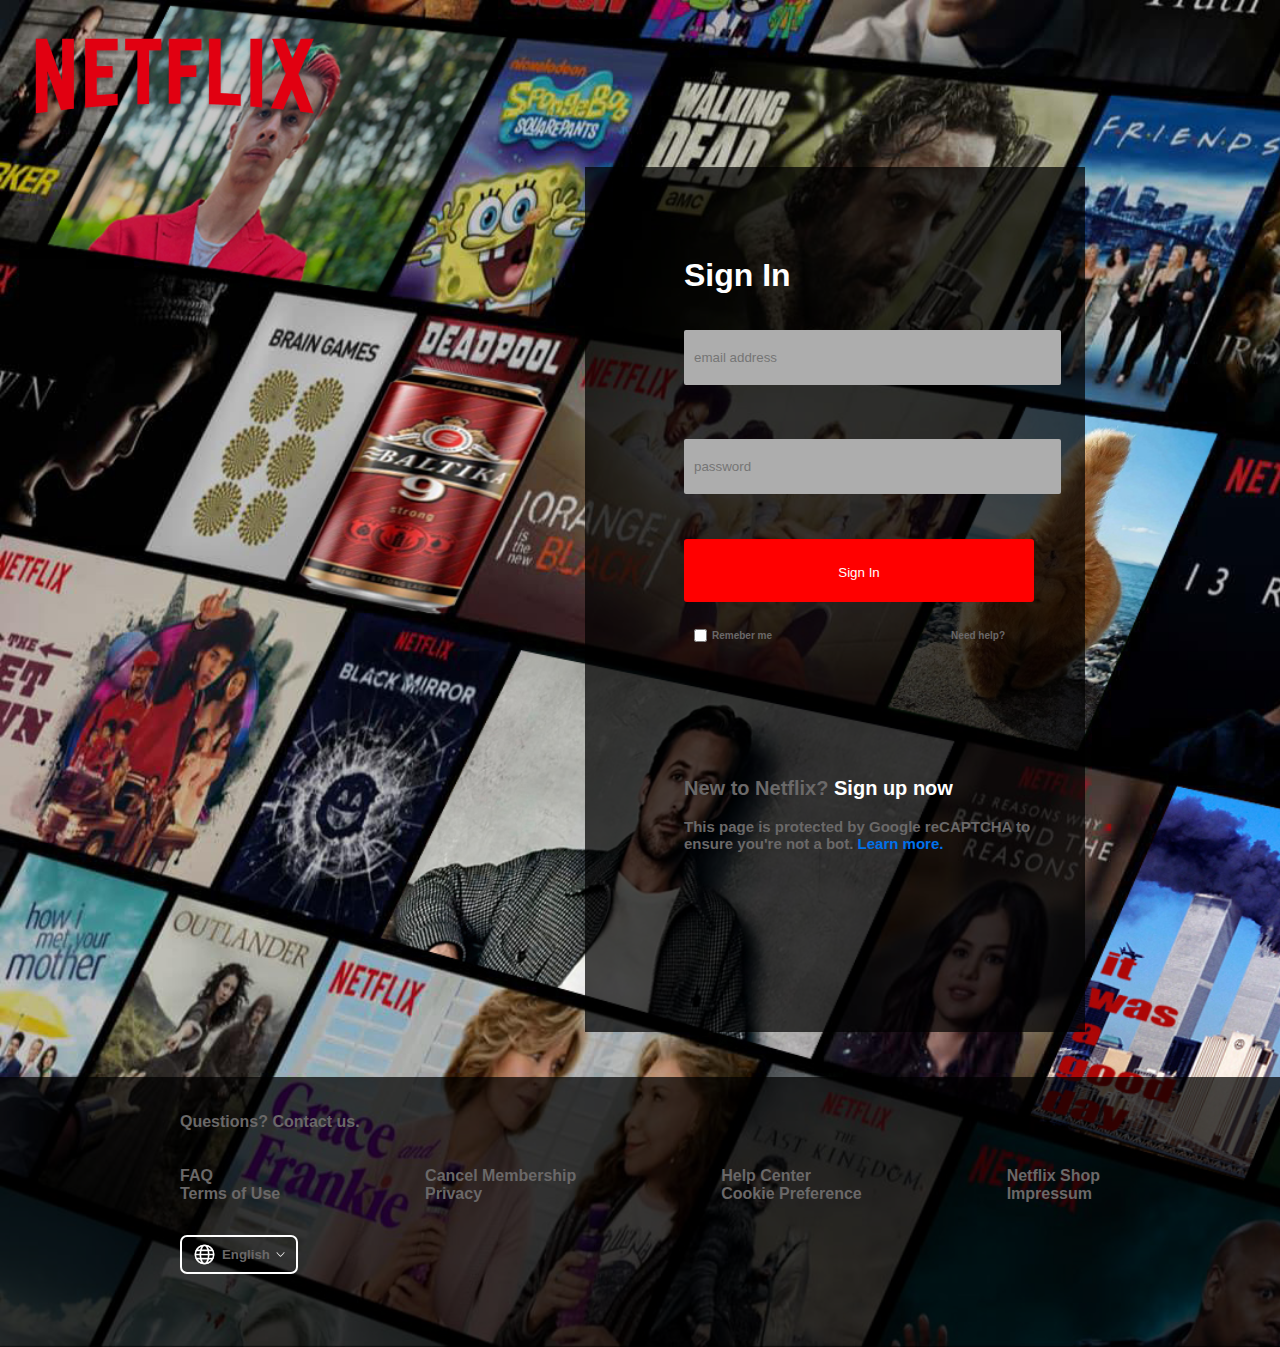
<file: index.html>
<!DOCTYPE html>
<html lang="en">
<head>
    <meta charset="UTF-8">
    <meta name="viewport" content="width=device-width, initial-scale=1.0">
    <title>Netflixbynetflix</title>
    <link rel="stylesheet" href="styles/style.css">
</head>
<body>
    
    <img class="logo" src="/images/logo.png" alt="">

    <div class="mainbox">
        <h1 class="signin">Sign In</h1>

        <input class="ipemail" placeholder="email address" type="text"> 
        <input class="ippassword" placeholder="password" type="password">


        <div class="rbut">
            <button><a class="su" href="/html/mainpage.html"></a></button>
        </div>

        <div class="remme">
            <div class="rm">
                <input class="checkbox" type="checkbox">
                <h3 class="nh">Remeber me</h3>
            </div>
            <h3 class="nh">Need help?</h3>
        </div>

        <h2>New to Netflix? <a class="suu" href="#">Sign up now</a></h2>

        <h3 class="thispage">This page is protected by Google reCAPTCHA to <br>
             ensure you're not a bot. <a class="lm" href="#">Learn more.</a></h3>

    </div>

    <footer>
        <h4>Questions? Contact us.</h4>

        <div class="fcontent">
            <div class="fc">
                <h4>FAQ</h4>
                <h4>Terms of Use</h4>
            </div>
            <div class="fc">
                <h4>Cancel Membership</h4>
                <h4>Privacy</h4>
            </div>
            <div class="fc">
                <h4>Help Center</h4>
                <h4>Cookie Preference</h4>
            </div>
            <div class="fc">
                <h4>Netflix Shop</h4>
                <h4>Impressum</h4>
            </div>
        </div>

        <div class="changelang">
            <img class="world" src="/images/world.png" alt="">
            <h5>English</h5>
            <img class="ea" src="/images/Expand Arrow.png" alt="">
        </div>

    </footer>

</body>
</html>
</file>
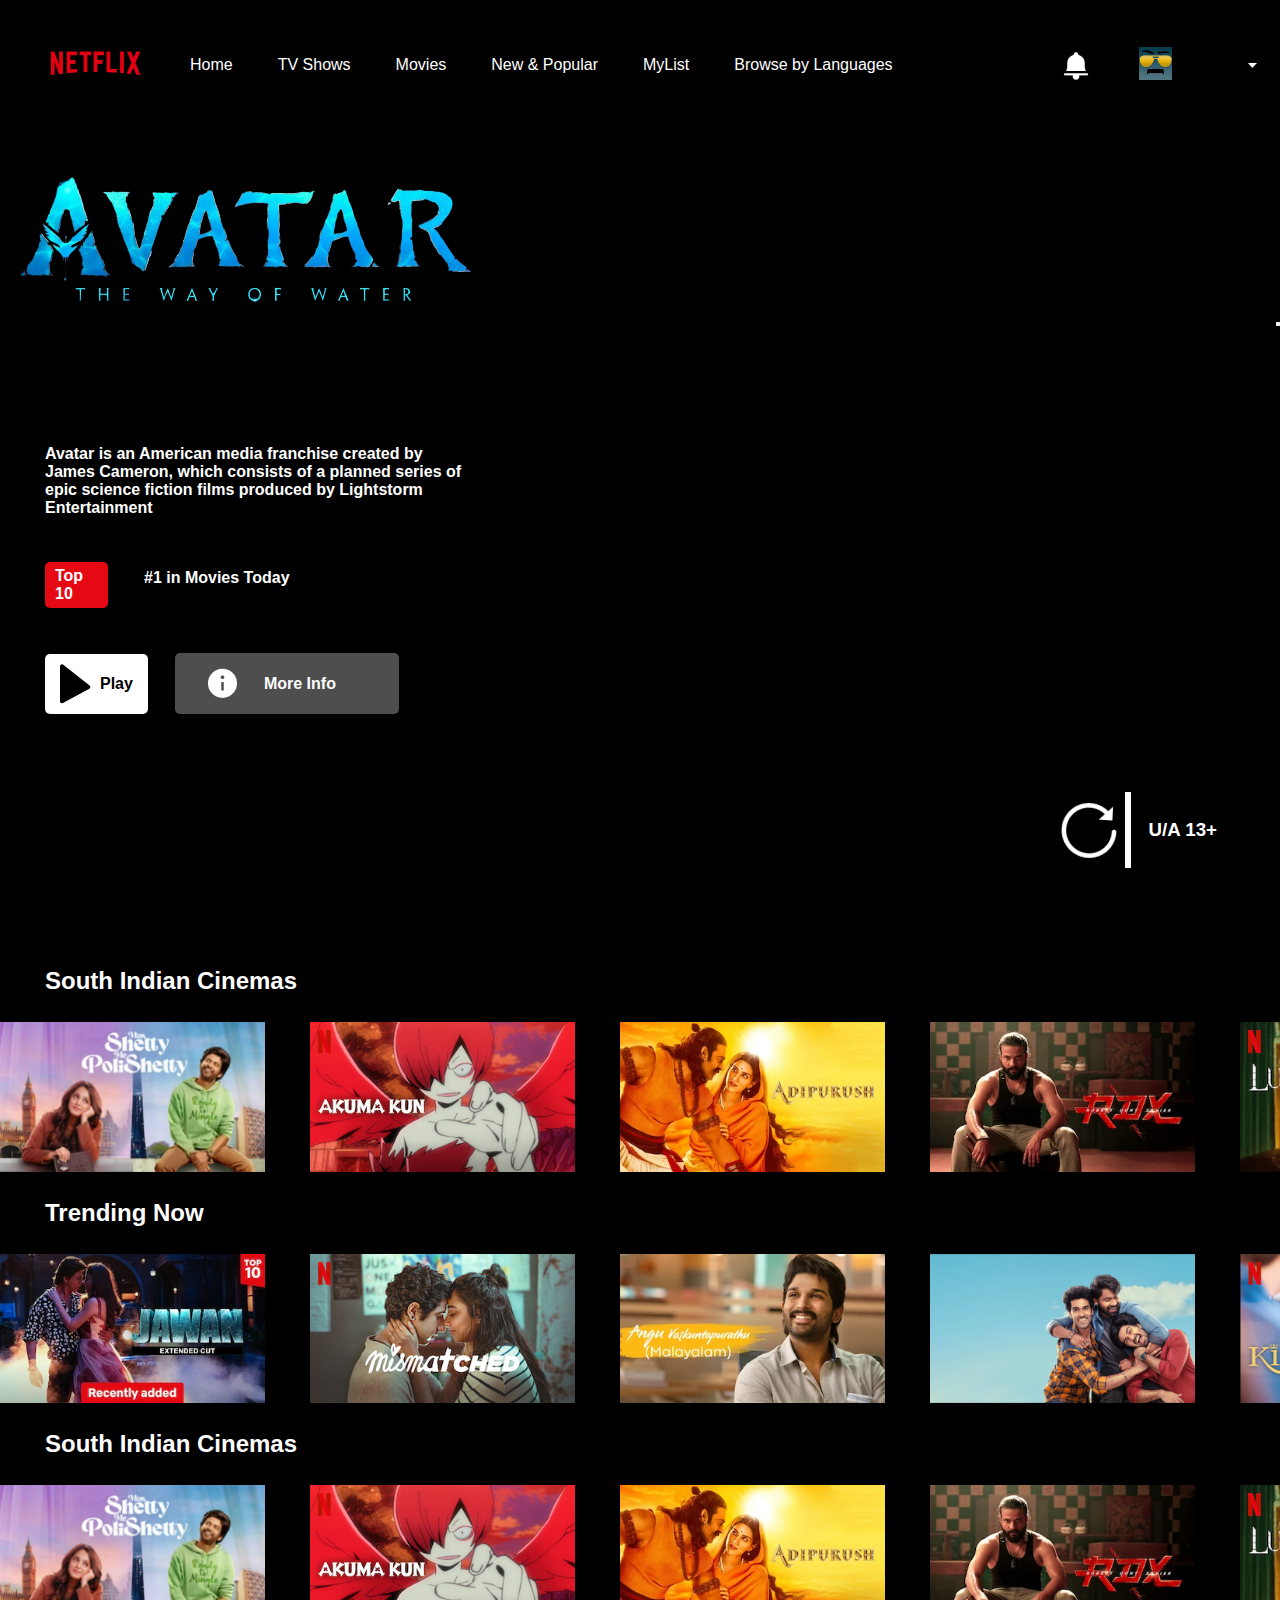
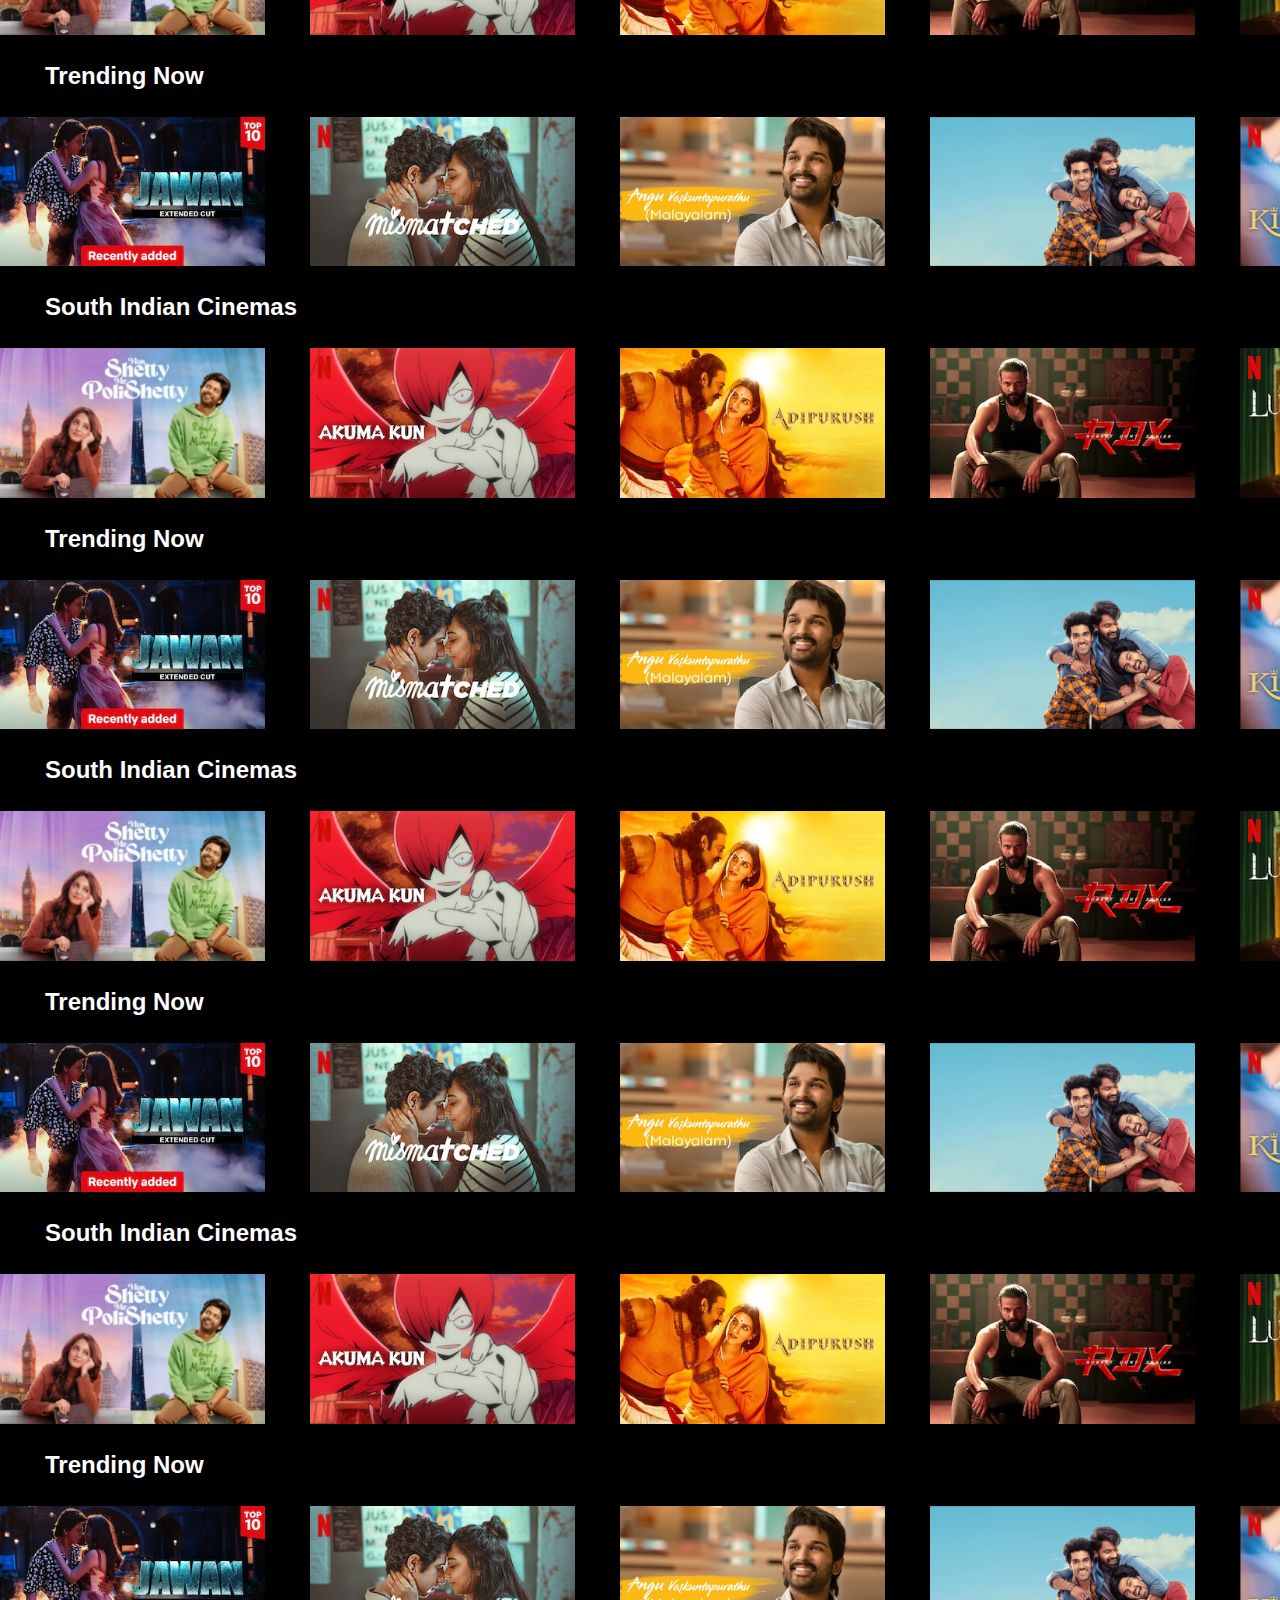
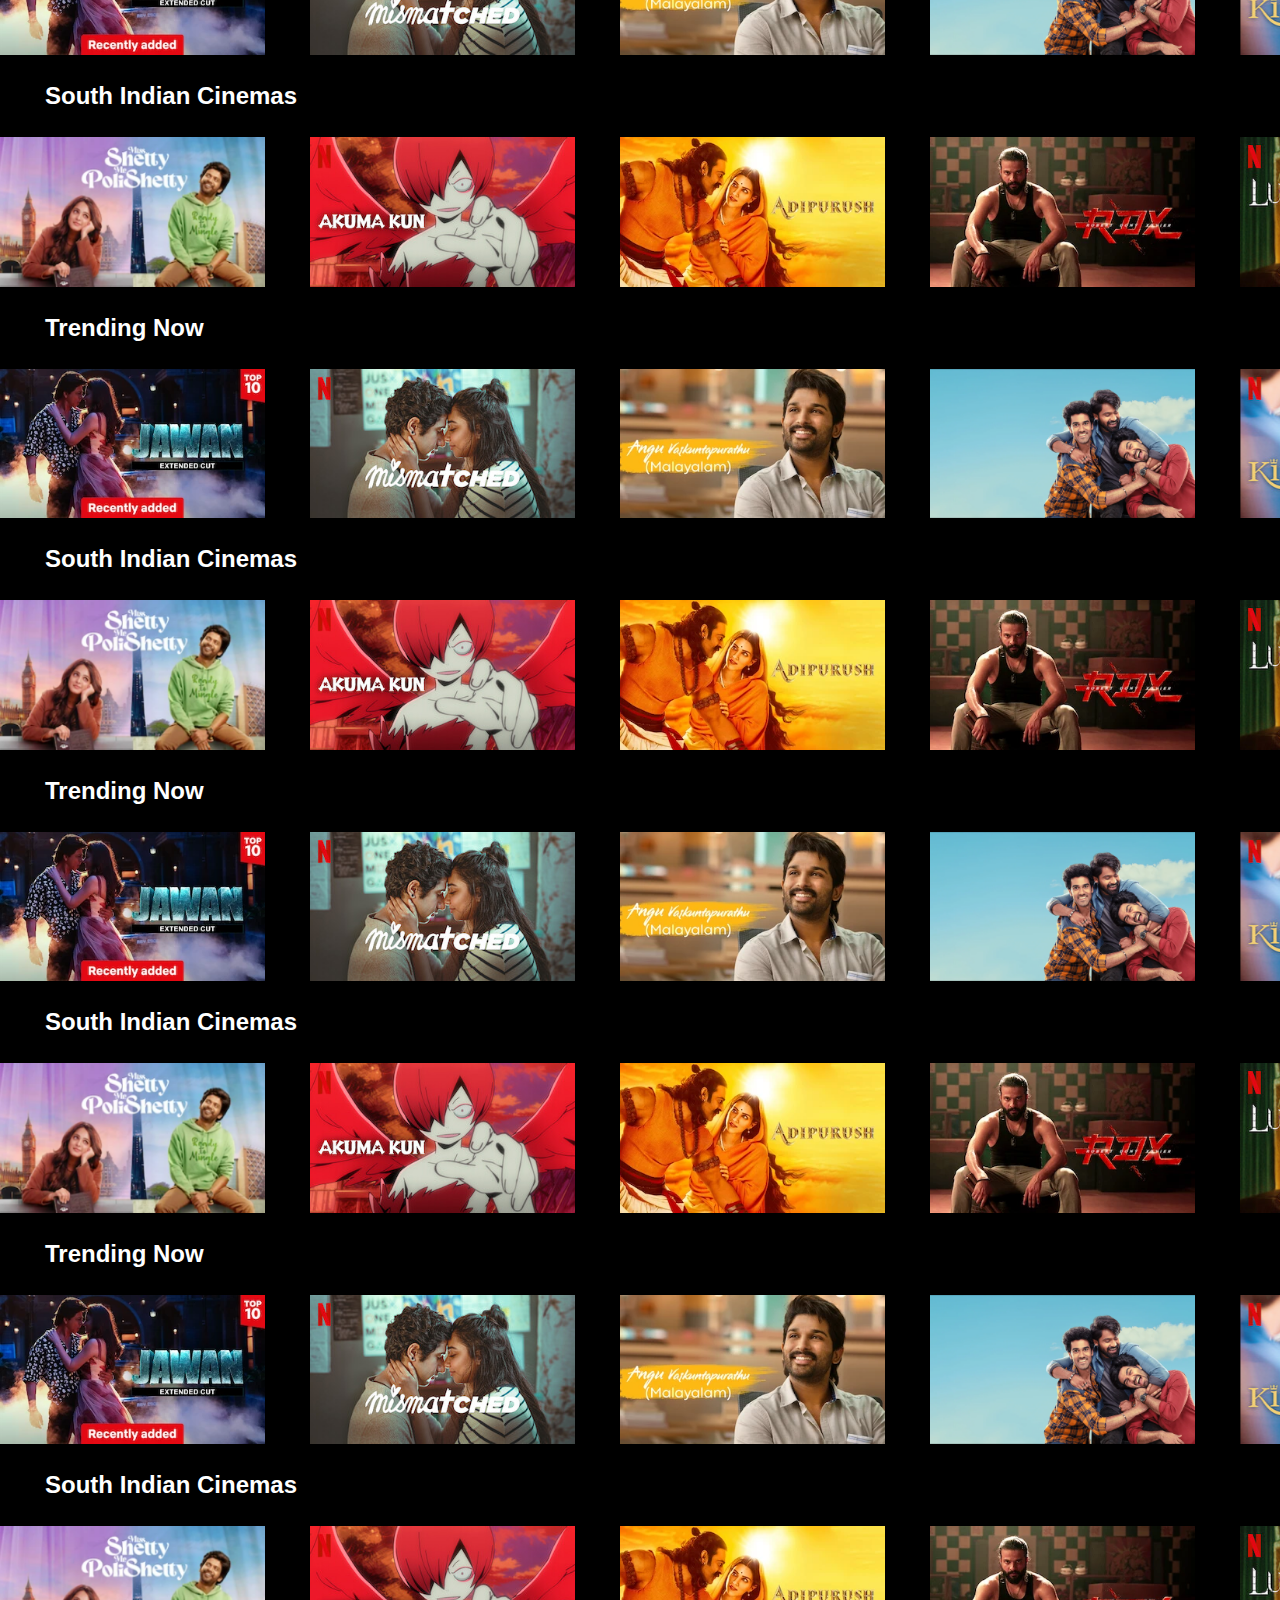
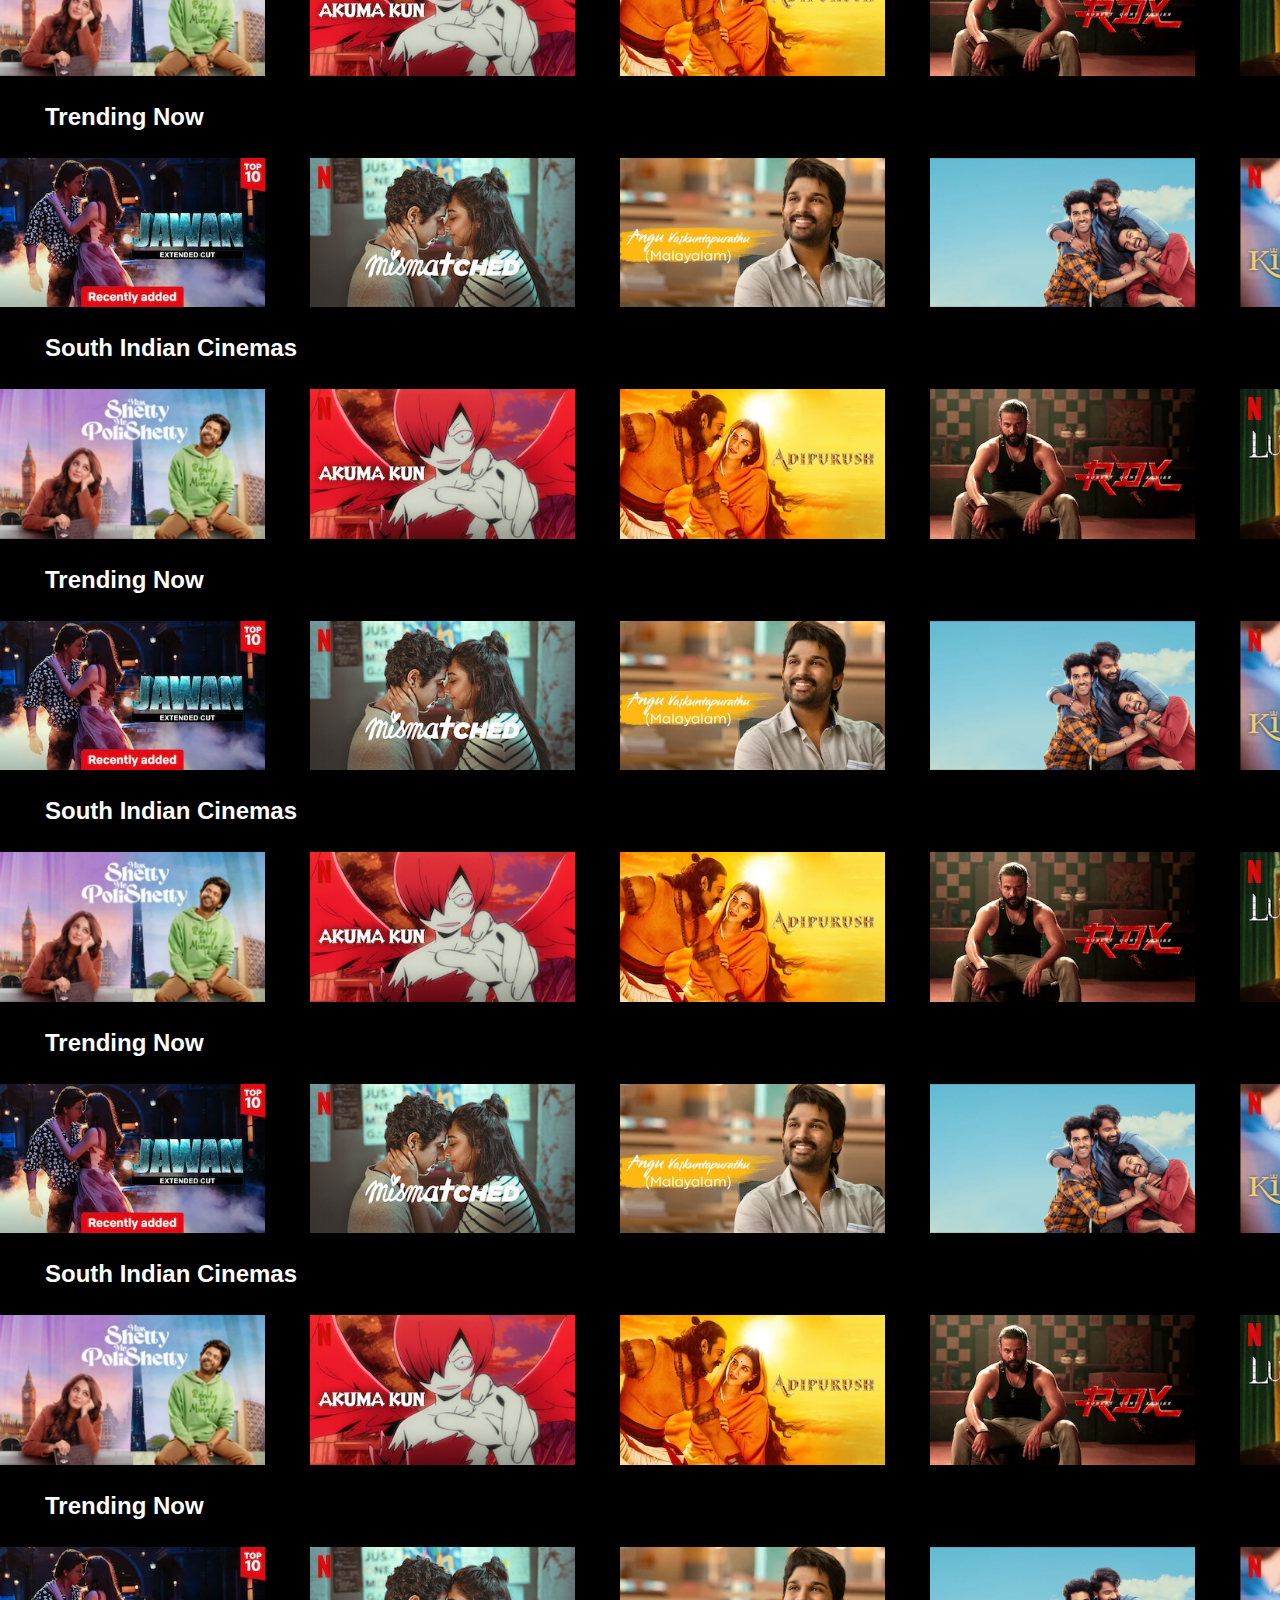
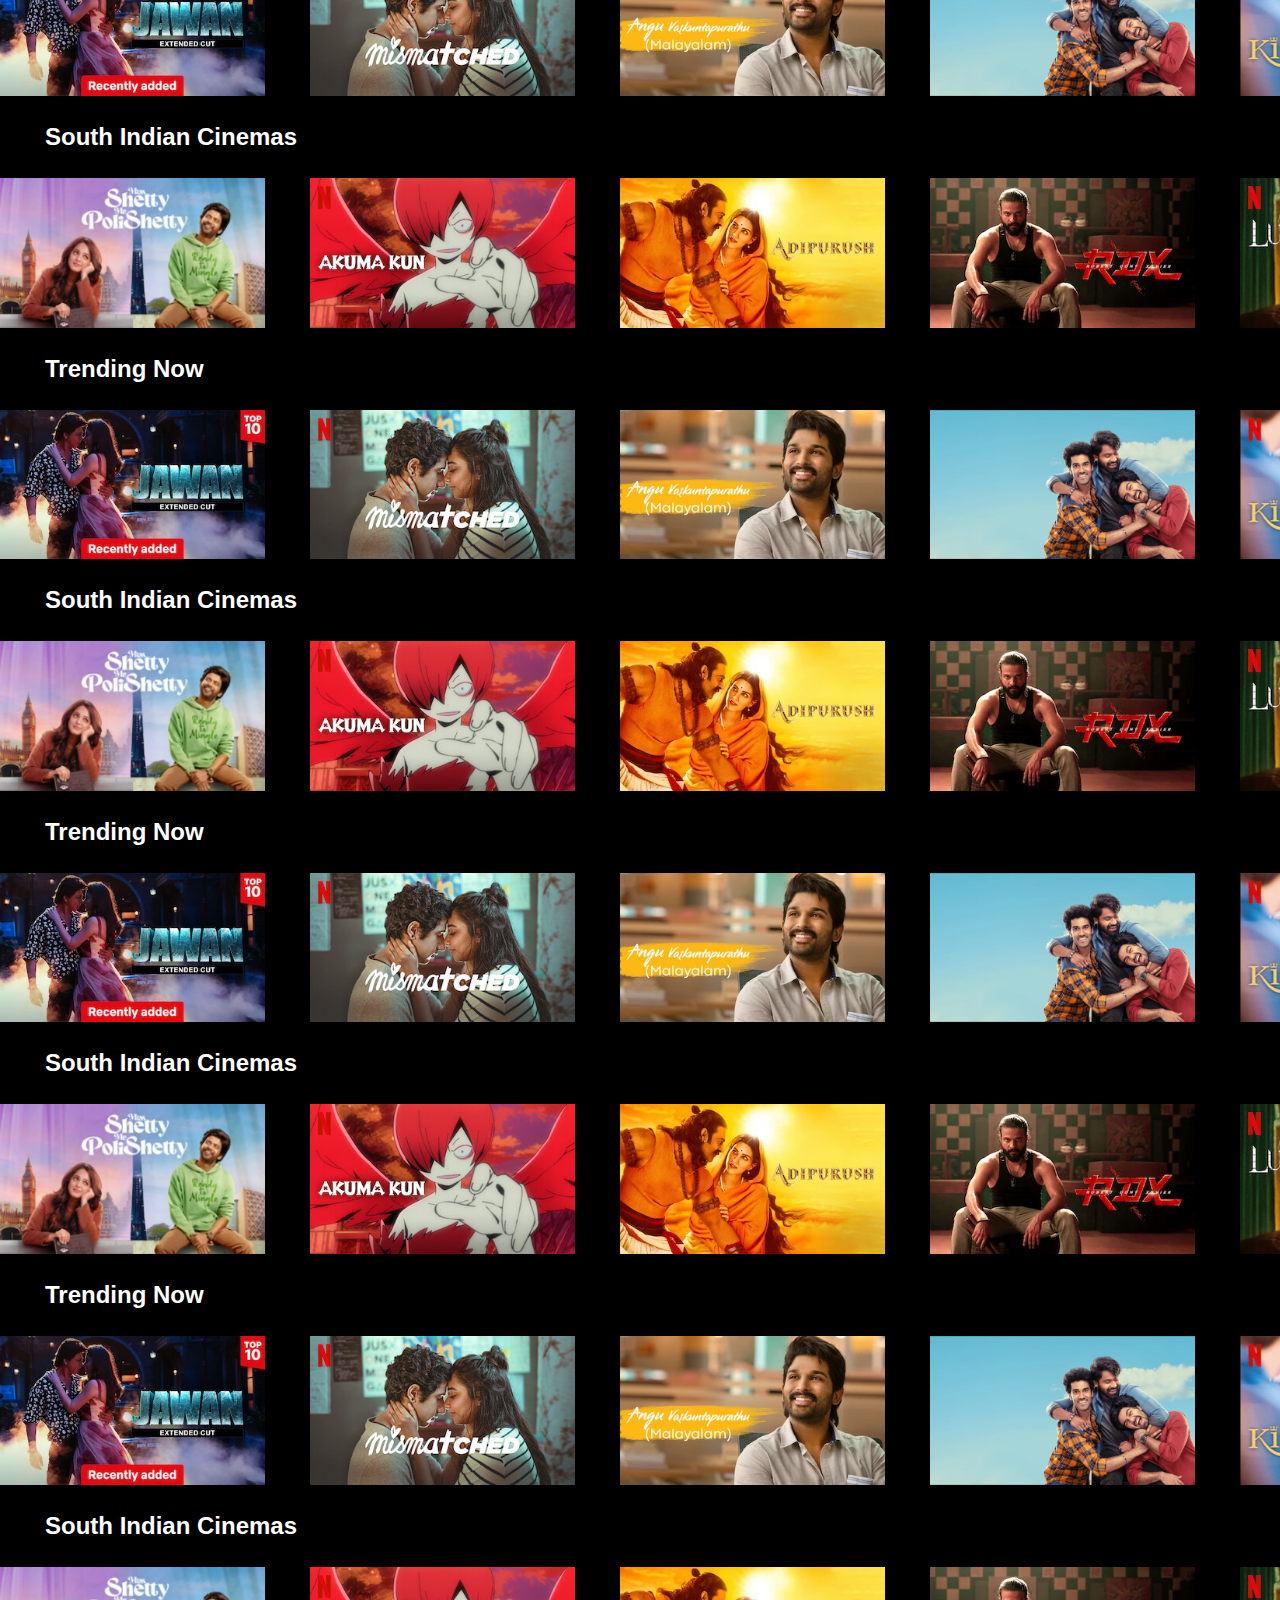
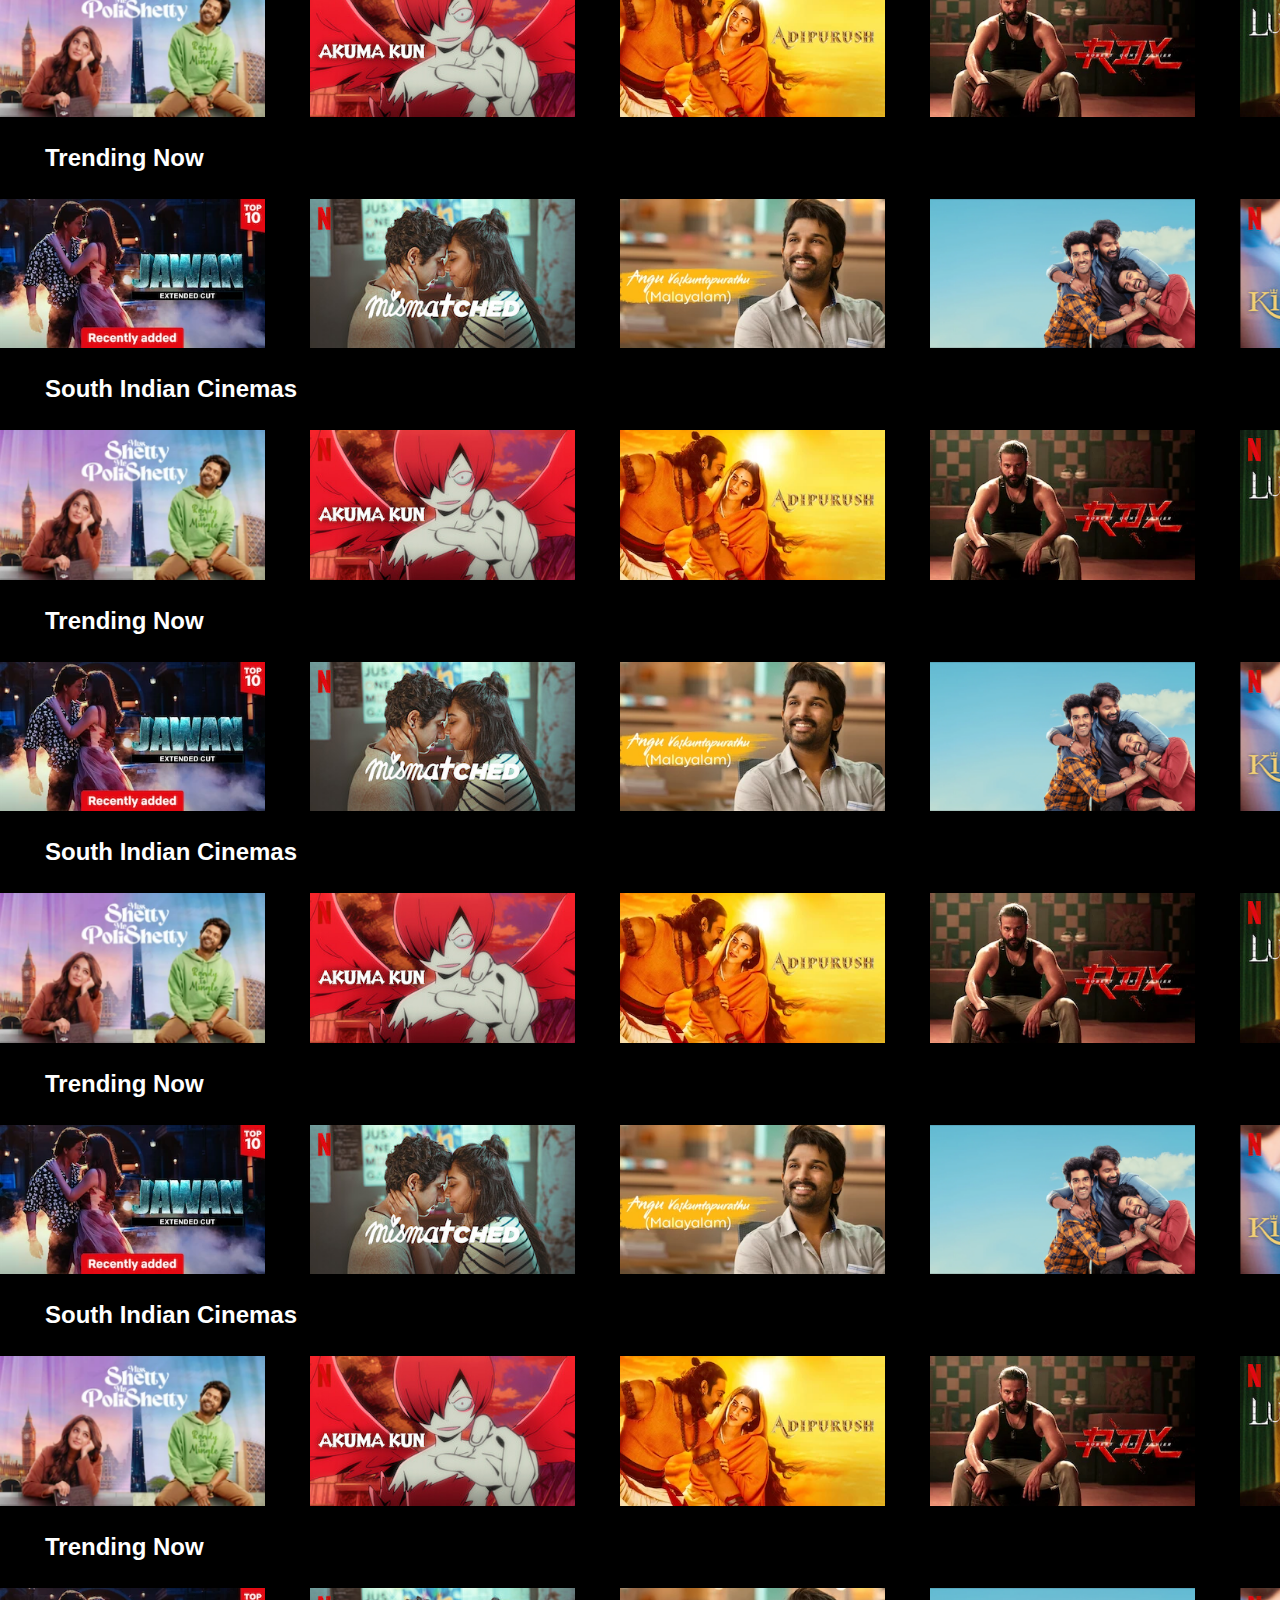
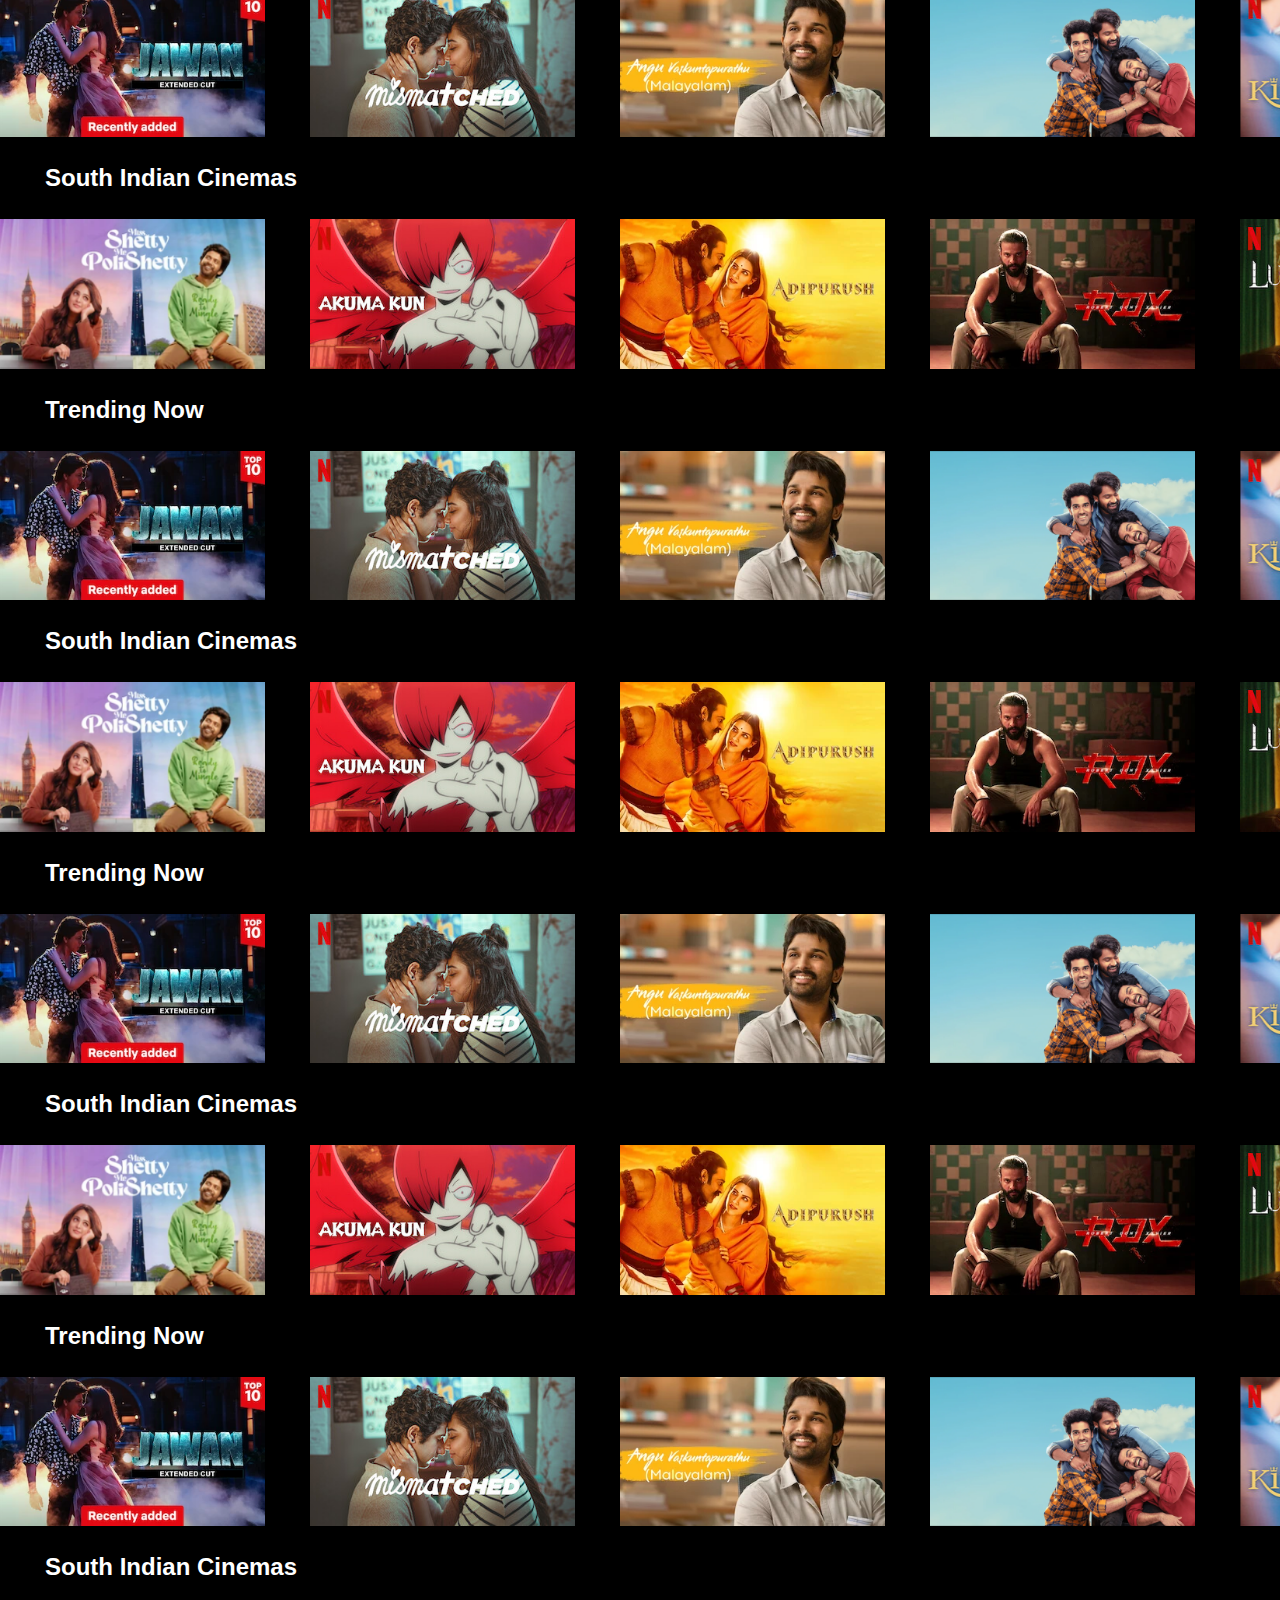
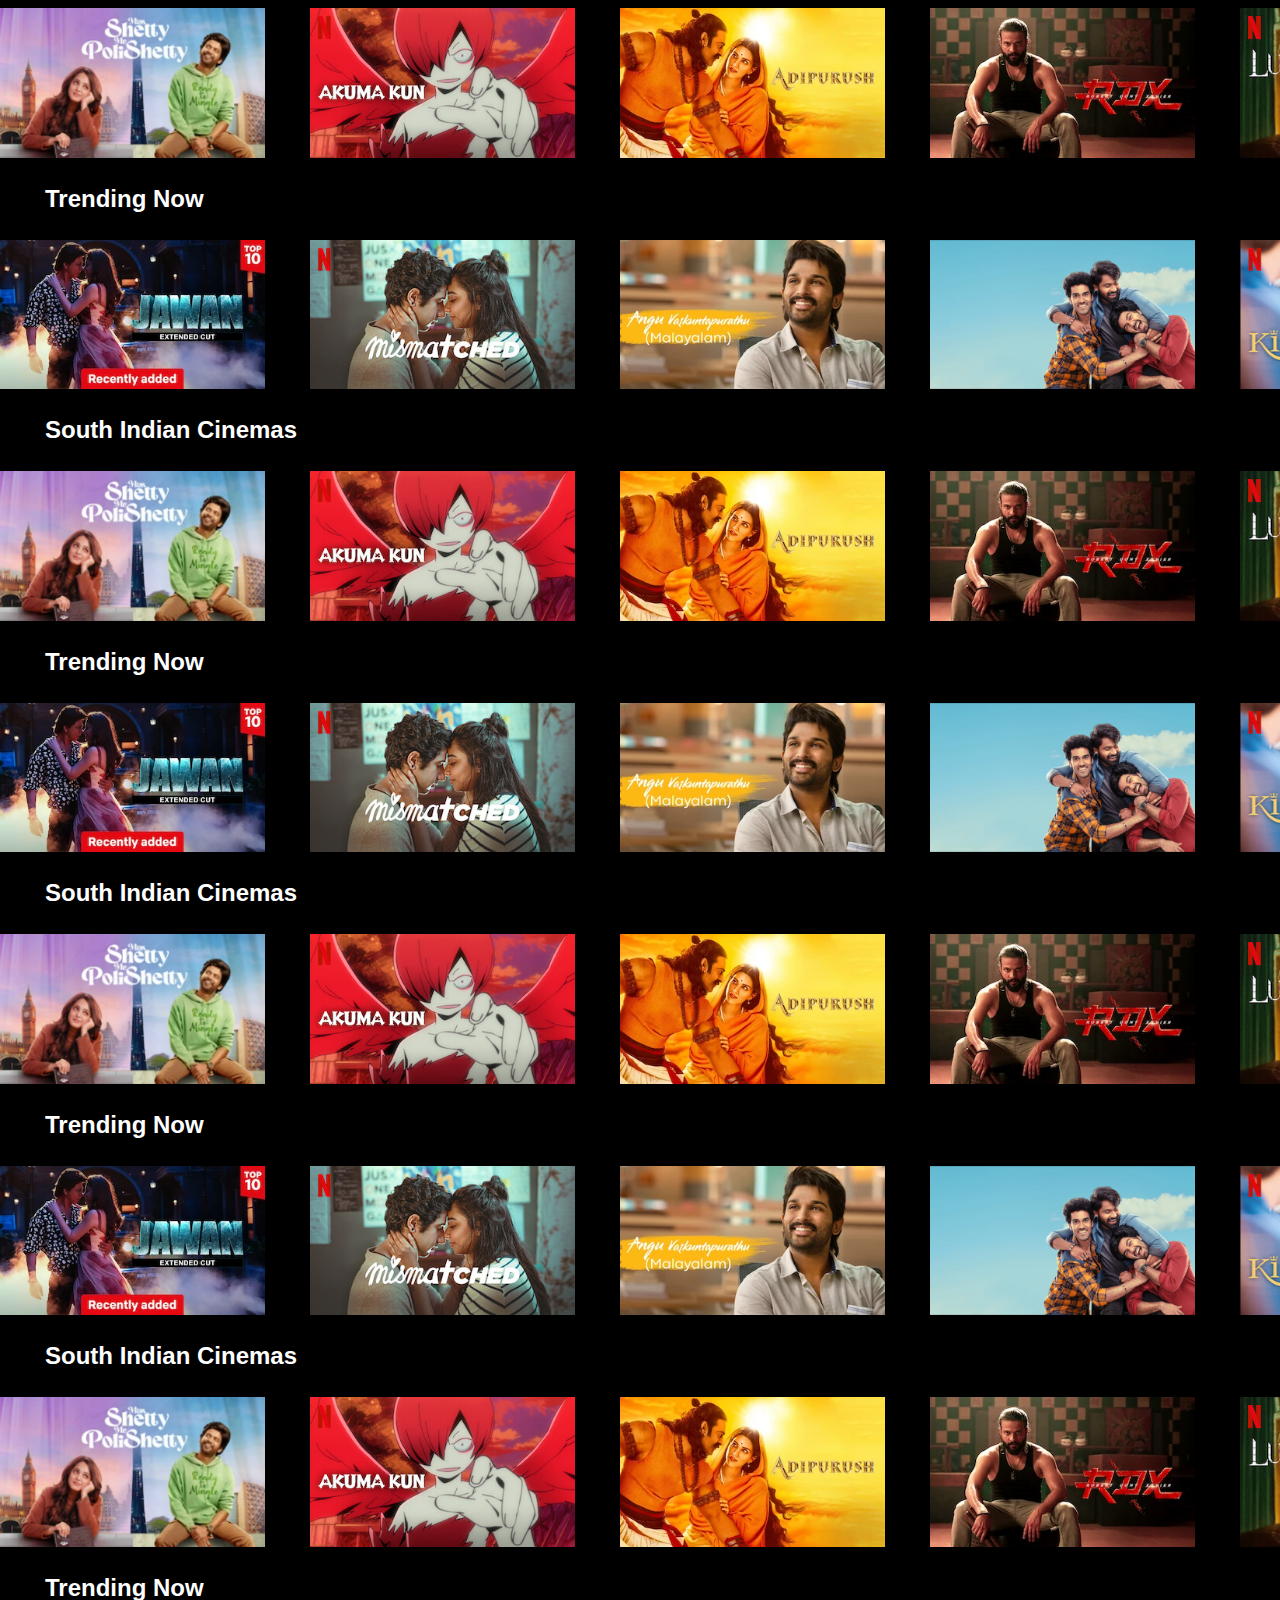
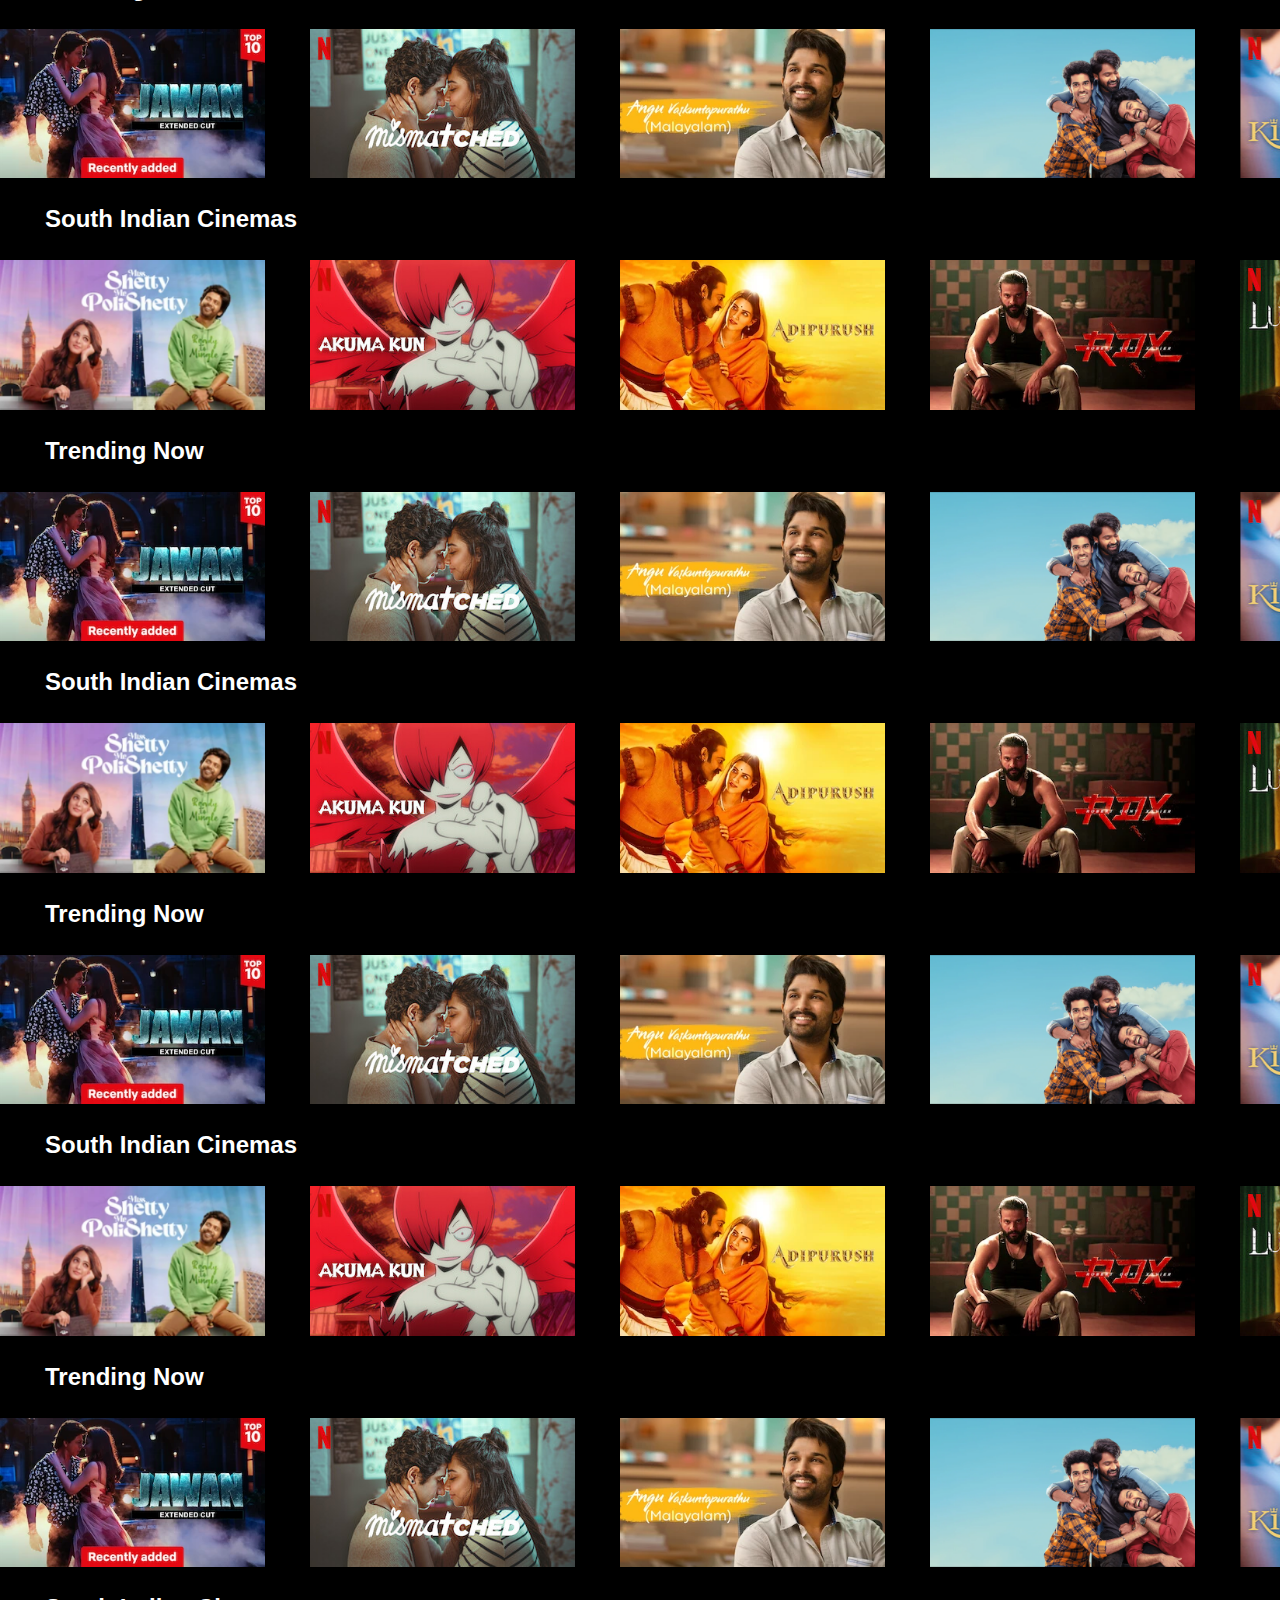
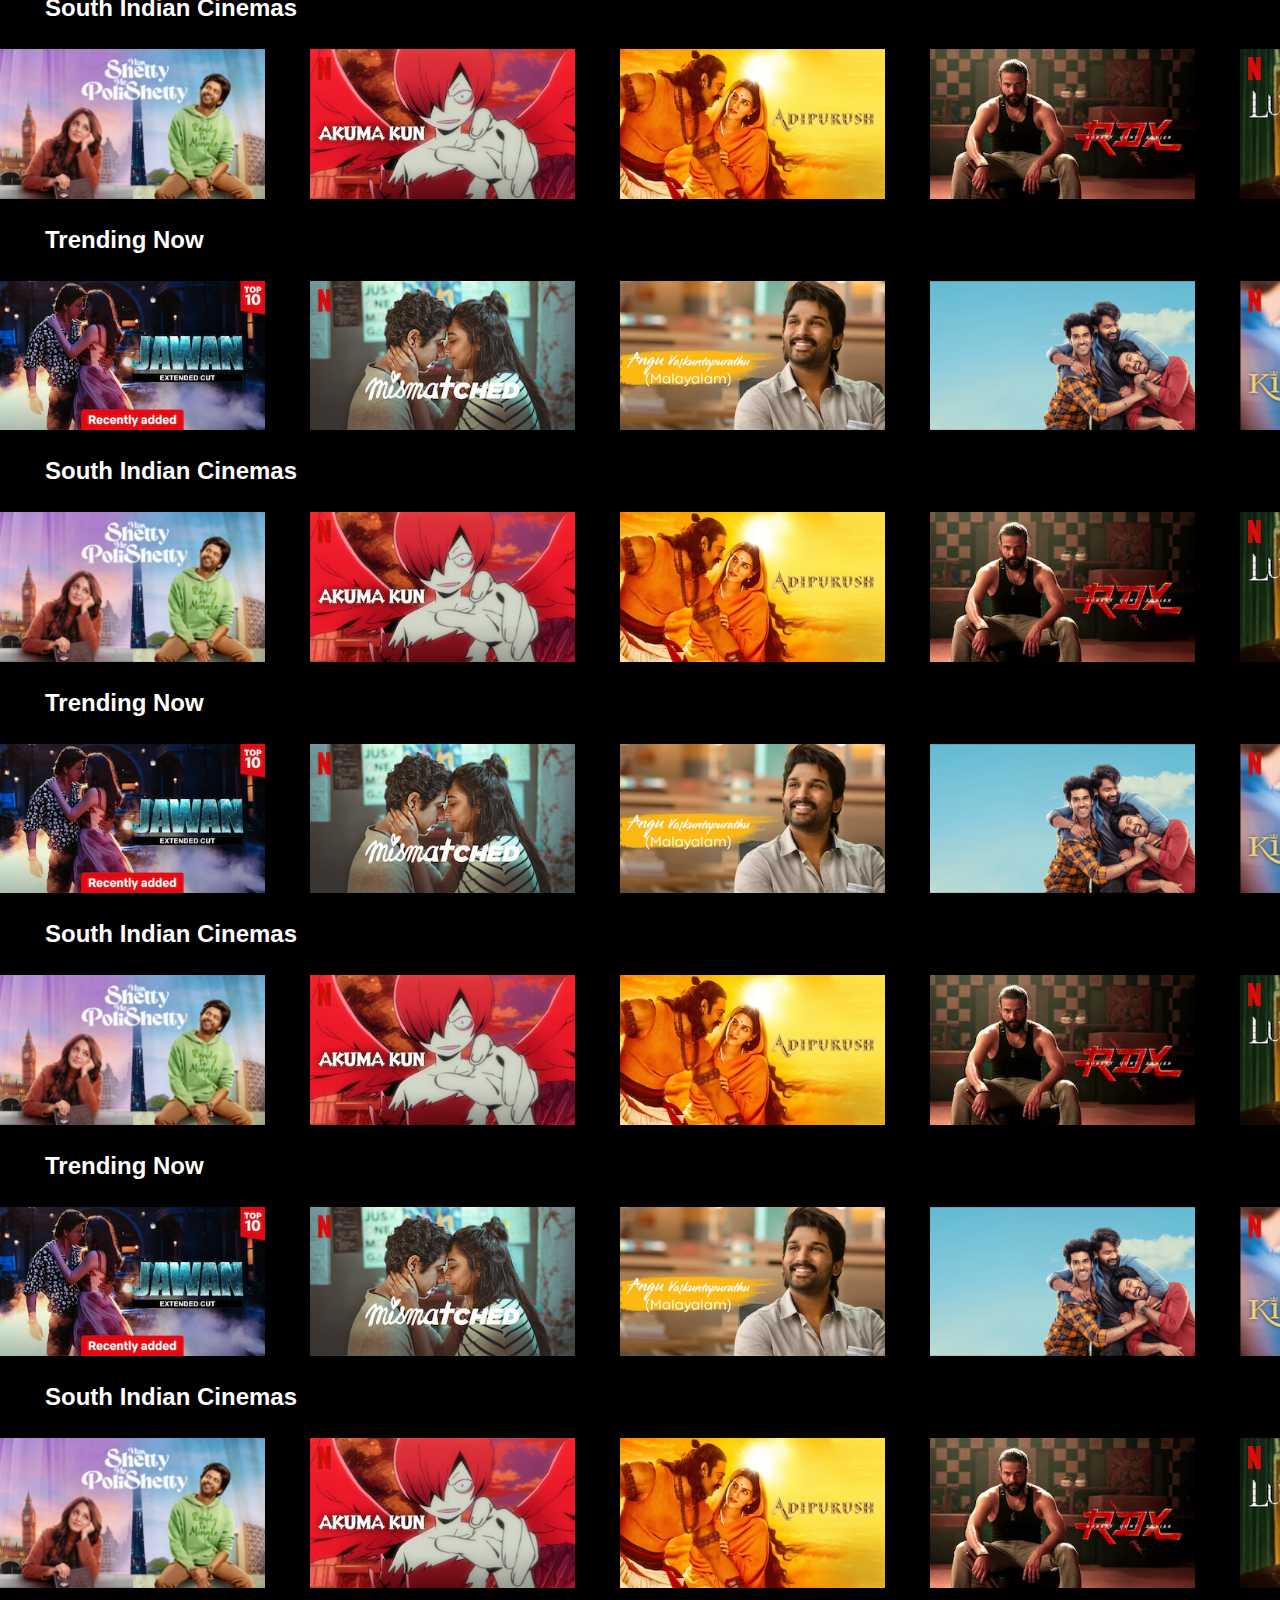
<file: html/mainpage.html>
<!DOCTYPE html>
<html lang="en">
<head>
    <meta charset="UTF-8">
    <meta name="viewport" content="width=device-width, initial-scale=1.0">
    <title>Netflixbynetflix</title>
    <link rel="stylesheet" href="/styles/mpage.css">
</head>
<body>
    <header>
        <div class="head">
            <img class="logo" src="/images/logo.png" alt="">

            <nav>
                <a href="#">Home</a>
                <a href="#">TV Shows</a>
                <a href="#">Movies</a>
                <a href="#">New & Popular</a>
                <a href="#">MyList</a>
                <a href="#">Browse by Languages</a>
            </nav>
        </div>
        <div class="head2">
            <img class="doorb" src="/images/Doorbell.png" alt="">
            <a href="/index.html">
                <div class="back">
                    <img class="userpng" src="/images/user.png" alt="">
                </div>
            </a>
            <img class="vector" src="/images/Vector 7.png" alt="">
        </div>
    </header>

    <section class="home">
        
        
    <img class="mmov" src="/images/avatar.png" alt="">


        <div class="rbox">
            <h4 class="hinfo">Avatar is an American media franchise created by <br>
             James Cameron, which consists of a planned series of <br>
             epic science fiction films produced by Lightstorm <br>
                Entertainment </h4>
        
        
            <button class="buy" ><a class="you" href="https://youtu.be/BbeeuzU5Qc8?si=hwnz-DF8gJOsjnr0">Купить подписку</a><button>
        </div>
    

        <div class="mvtoday">
            <div class="redbox">
                <h4 class="top">Top <br>
                     10</h4>
            </div>

            <h4 class="n1">#1 in Movies Today</h4>
        </div>

        <div class="player">
            <div class="play">
                <svg xmlns="http://www.w3.org/2000/svg" width="31" height="40" viewBox="0 0 31 40" fill="none">
                    <path d="M29.6017 21.4361L3.23814 0.654029C1.92637 -0.380028 0 0.554359 0 2.2247V37.1385C0 38.6502 1.61253 39.6154 2.94488 38.9013L29.3084 24.7695C30.5786 24.0886 30.7335 22.3283 29.6017 21.4361Z" fill="black"/>
                  </svg>
                <h4 class="ply">Play</h4>
            </div>

            <div class="moreinfo">
                <img class="i" src="/images/Info.png" alt="">
                <h4 class="minf">More Info</h4>
            </div>
        </div>

        <div class="rating">
            <img src="/images/Reset.png" alt="">
            <div class="ratingbox">
                <h3>U/A  13+</h3>
            </div>
        </div>

    </section>

    <section class="ktg">

        <h2>South Indian Cinemas</h2>

        <div class="katalog">
            <img class="movies" src="/images/mv (1).png" alt="">
            <img class="movies" src="/images/mv (2).png" alt="">
            <img class="movies" src="/images/mv (3).png" alt="">
            <img class="movies" src="/images/mv (4).png" alt="">
            <img class="moviese" src="/images/AAAABYb4I8QWg_tT7bKuYysP-ldvr-5YVL-29KD3vidD--4ou8zCG4ICUYmu6rBSMeJ0Rl2rnJk6HEEc2AFAguZXU82MBanIneEJ-IrT2wxYoKtgGIR4bHn8x1uvmUGjl0YfDV7f.png" alt="">
        </div>

        <h2>Trending Now</h2>

        <div class="katalog">
            <img class="movies" src="/images/mv (5).png" alt="">
            <img class="movies" src="/images/mv (6).png" alt="">
            <img class="movies" src="/images/mv (7).png" alt="">
            <img class="movies" src="/images/mv (8).png" alt="">
            <img class="moviese" src="/images//AAAABZY91W1SKdjUFd76PIlTiigfIar2gI4lCFew7LWx5Mo1bbDne-AfCmukf6WFLeTshcgvv8bcxnWmCGw8h_Sr-DQmzZFnxhX_G66TZne8v7Tf72oaDPXndaTtrtz_7inbXaUU.png" alt="">
            
        </div>

        <h2>South Indian Cinemas</h2>

        <div class="katalog">
            <img class="movies" src="/images/mv (1).png" alt="">
            <img class="movies" src="/images/mv (2).png" alt="">
            <img class="movies" src="/images/mv (3).png" alt="">
            <img class="movies" src="/images/mv (4).png" alt="">
            <img class="moviese" src="/images/AAAABYb4I8QWg_tT7bKuYysP-ldvr-5YVL-29KD3vidD--4ou8zCG4ICUYmu6rBSMeJ0Rl2rnJk6HEEc2AFAguZXU82MBanIneEJ-IrT2wxYoKtgGIR4bHn8x1uvmUGjl0YfDV7f.png" alt="">
        </div>

        <h2>Trending Now</h2>

        <div class="katalog">
            <img class="movies" src="/images/mv (5).png" alt="">
            <img class="movies" src="/images/mv (6).png" alt="">
            <img class="movies" src="/images/mv (7).png" alt="">
            <img class="movies" src="/images/mv (8).png" alt="">
            <img class="moviese" src="/images//AAAABZY91W1SKdjUFd76PIlTiigfIar2gI4lCFew7LWx5Mo1bbDne-AfCmukf6WFLeTshcgvv8bcxnWmCGw8h_Sr-DQmzZFnxhX_G66TZne8v7Tf72oaDPXndaTtrtz_7inbXaUU.png" alt="">
            
        </div>

        <h2>South Indian Cinemas</h2>

        <div class="katalog">
            <img class="movies" src="/images/mv (1).png" alt="">
            <img class="movies" src="/images/mv (2).png" alt="">
            <img class="movies" src="/images/mv (3).png" alt="">
            <img class="movies" src="/images/mv (4).png" alt="">
            <img class="moviese" src="/images/AAAABYb4I8QWg_tT7bKuYysP-ldvr-5YVL-29KD3vidD--4ou8zCG4ICUYmu6rBSMeJ0Rl2rnJk6HEEc2AFAguZXU82MBanIneEJ-IrT2wxYoKtgGIR4bHn8x1uvmUGjl0YfDV7f.png" alt="">
        </div>

        <h2>Trending Now</h2>

        <div class="katalog">
            <img class="movies" src="/images/mv (5).png" alt="">
            <img class="movies" src="/images/mv (6).png" alt="">
            <img class="movies" src="/images/mv (7).png" alt="">
            <img class="movies" src="/images/mv (8).png" alt="">
            <img class="moviese" src="/images//AAAABZY91W1SKdjUFd76PIlTiigfIar2gI4lCFew7LWx5Mo1bbDne-AfCmukf6WFLeTshcgvv8bcxnWmCGw8h_Sr-DQmzZFnxhX_G66TZne8v7Tf72oaDPXndaTtrtz_7inbXaUU.png" alt="">
            
        </div>

        <h2>South Indian Cinemas</h2>

        <div class="katalog">
            <img class="movies" src="/images/mv (1).png" alt="">
            <img class="movies" src="/images/mv (2).png" alt="">
            <img class="movies" src="/images/mv (3).png" alt="">
            <img class="movies" src="/images/mv (4).png" alt="">
            <img class="moviese" src="/images/AAAABYb4I8QWg_tT7bKuYysP-ldvr-5YVL-29KD3vidD--4ou8zCG4ICUYmu6rBSMeJ0Rl2rnJk6HEEc2AFAguZXU82MBanIneEJ-IrT2wxYoKtgGIR4bHn8x1uvmUGjl0YfDV7f.png" alt="">
        </div>

        <h2>Trending Now</h2>

        <div class="katalog">
            <img class="movies" src="/images/mv (5).png" alt="">
            <img class="movies" src="/images/mv (6).png" alt="">
            <img class="movies" src="/images/mv (7).png" alt="">
            <img class="movies" src="/images/mv (8).png" alt="">
            <img class="moviese" src="/images//AAAABZY91W1SKdjUFd76PIlTiigfIar2gI4lCFew7LWx5Mo1bbDne-AfCmukf6WFLeTshcgvv8bcxnWmCGw8h_Sr-DQmzZFnxhX_G66TZne8v7Tf72oaDPXndaTtrtz_7inbXaUU.png" alt="">
            
        </div>

        <h2>South Indian Cinemas</h2>

        <div class="katalog">
            <img class="movies" src="/images/mv (1).png" alt="">
            <img class="movies" src="/images/mv (2).png" alt="">
            <img class="movies" src="/images/mv (3).png" alt="">
            <img class="movies" src="/images/mv (4).png" alt="">
            <img class="moviese" src="/images/AAAABYb4I8QWg_tT7bKuYysP-ldvr-5YVL-29KD3vidD--4ou8zCG4ICUYmu6rBSMeJ0Rl2rnJk6HEEc2AFAguZXU82MBanIneEJ-IrT2wxYoKtgGIR4bHn8x1uvmUGjl0YfDV7f.png" alt="">
        </div>

        <h2>Trending Now</h2>

        <div class="katalog">
            <img class="movies" src="/images/mv (5).png" alt="">
            <img class="movies" src="/images/mv (6).png" alt="">
            <img class="movies" src="/images/mv (7).png" alt="">
            <img class="movies" src="/images/mv (8).png" alt="">
            <img class="moviese" src="/images//AAAABZY91W1SKdjUFd76PIlTiigfIar2gI4lCFew7LWx5Mo1bbDne-AfCmukf6WFLeTshcgvv8bcxnWmCGw8h_Sr-DQmzZFnxhX_G66TZne8v7Tf72oaDPXndaTtrtz_7inbXaUU.png" alt="">
            
        </div>

        <h2>South Indian Cinemas</h2>

        <div class="katalog">
            <img class="movies" src="/images/mv (1).png" alt="">
            <img class="movies" src="/images/mv (2).png" alt="">
            <img class="movies" src="/images/mv (3).png" alt="">
            <img class="movies" src="/images/mv (4).png" alt="">
            <img class="moviese" src="/images/AAAABYb4I8QWg_tT7bKuYysP-ldvr-5YVL-29KD3vidD--4ou8zCG4ICUYmu6rBSMeJ0Rl2rnJk6HEEc2AFAguZXU82MBanIneEJ-IrT2wxYoKtgGIR4bHn8x1uvmUGjl0YfDV7f.png" alt="">
        </div>

        <h2>Trending Now</h2>

        <div class="katalog">
            <img class="movies" src="/images/mv (5).png" alt="">
            <img class="movies" src="/images/mv (6).png" alt="">
            <img class="movies" src="/images/mv (7).png" alt="">
            <img class="movies" src="/images/mv (8).png" alt="">
            <img class="moviese" src="/images//AAAABZY91W1SKdjUFd76PIlTiigfIar2gI4lCFew7LWx5Mo1bbDne-AfCmukf6WFLeTshcgvv8bcxnWmCGw8h_Sr-DQmzZFnxhX_G66TZne8v7Tf72oaDPXndaTtrtz_7inbXaUU.png" alt="">
            
        </div>

        <h2>South Indian Cinemas</h2>

        <div class="katalog">
            <img class="movies" src="/images/mv (1).png" alt="">
            <img class="movies" src="/images/mv (2).png" alt="">
            <img class="movies" src="/images/mv (3).png" alt="">
            <img class="movies" src="/images/mv (4).png" alt="">
            <img class="moviese" src="/images/AAAABYb4I8QWg_tT7bKuYysP-ldvr-5YVL-29KD3vidD--4ou8zCG4ICUYmu6rBSMeJ0Rl2rnJk6HEEc2AFAguZXU82MBanIneEJ-IrT2wxYoKtgGIR4bHn8x1uvmUGjl0YfDV7f.png" alt="">
        </div>

        <h2>Trending Now</h2>

        <div class="katalog">
            <img class="movies" src="/images/mv (5).png" alt="">
            <img class="movies" src="/images/mv (6).png" alt="">
            <img class="movies" src="/images/mv (7).png" alt="">
            <img class="movies" src="/images/mv (8).png" alt="">
            <img class="moviese" src="/images//AAAABZY91W1SKdjUFd76PIlTiigfIar2gI4lCFew7LWx5Mo1bbDne-AfCmukf6WFLeTshcgvv8bcxnWmCGw8h_Sr-DQmzZFnxhX_G66TZne8v7Tf72oaDPXndaTtrtz_7inbXaUU.png" alt="">
            
        </div>

        <h2>South Indian Cinemas</h2>

        <div class="katalog">
            <img class="movies" src="/images/mv (1).png" alt="">
            <img class="movies" src="/images/mv (2).png" alt="">
            <img class="movies" src="/images/mv (3).png" alt="">
            <img class="movies" src="/images/mv (4).png" alt="">
            <img class="moviese" src="/images/AAAABYb4I8QWg_tT7bKuYysP-ldvr-5YVL-29KD3vidD--4ou8zCG4ICUYmu6rBSMeJ0Rl2rnJk6HEEc2AFAguZXU82MBanIneEJ-IrT2wxYoKtgGIR4bHn8x1uvmUGjl0YfDV7f.png" alt="">
        </div>

        <h2>Trending Now</h2>

        <div class="katalog">
            <img class="movies" src="/images/mv (5).png" alt="">
            <img class="movies" src="/images/mv (6).png" alt="">
            <img class="movies" src="/images/mv (7).png" alt="">
            <img class="movies" src="/images/mv (8).png" alt="">
            <img class="moviese" src="/images//AAAABZY91W1SKdjUFd76PIlTiigfIar2gI4lCFew7LWx5Mo1bbDne-AfCmukf6WFLeTshcgvv8bcxnWmCGw8h_Sr-DQmzZFnxhX_G66TZne8v7Tf72oaDPXndaTtrtz_7inbXaUU.png" alt="">
            
        </div>

        <h2>South Indian Cinemas</h2>

        <div class="katalog">
            <img class="movies" src="/images/mv (1).png" alt="">
            <img class="movies" src="/images/mv (2).png" alt="">
            <img class="movies" src="/images/mv (3).png" alt="">
            <img class="movies" src="/images/mv (4).png" alt="">
            <img class="moviese" src="/images/AAAABYb4I8QWg_tT7bKuYysP-ldvr-5YVL-29KD3vidD--4ou8zCG4ICUYmu6rBSMeJ0Rl2rnJk6HEEc2AFAguZXU82MBanIneEJ-IrT2wxYoKtgGIR4bHn8x1uvmUGjl0YfDV7f.png" alt="">
        </div>

        <h2>Trending Now</h2>

        <div class="katalog">
            <img class="movies" src="/images/mv (5).png" alt="">
            <img class="movies" src="/images/mv (6).png" alt="">
            <img class="movies" src="/images/mv (7).png" alt="">
            <img class="movies" src="/images/mv (8).png" alt="">
            <img class="moviese" src="/images//AAAABZY91W1SKdjUFd76PIlTiigfIar2gI4lCFew7LWx5Mo1bbDne-AfCmukf6WFLeTshcgvv8bcxnWmCGw8h_Sr-DQmzZFnxhX_G66TZne8v7Tf72oaDPXndaTtrtz_7inbXaUU.png" alt="">
            
        </div>

        <h2>South Indian Cinemas</h2>

        <div class="katalog">
            <img class="movies" src="/images/mv (1).png" alt="">
            <img class="movies" src="/images/mv (2).png" alt="">
            <img class="movies" src="/images/mv (3).png" alt="">
            <img class="movies" src="/images/mv (4).png" alt="">
            <img class="moviese" src="/images/AAAABYb4I8QWg_tT7bKuYysP-ldvr-5YVL-29KD3vidD--4ou8zCG4ICUYmu6rBSMeJ0Rl2rnJk6HEEc2AFAguZXU82MBanIneEJ-IrT2wxYoKtgGIR4bHn8x1uvmUGjl0YfDV7f.png" alt="">
        </div>

        <h2>Trending Now</h2>

        <div class="katalog">
            <img class="movies" src="/images/mv (5).png" alt="">
            <img class="movies" src="/images/mv (6).png" alt="">
            <img class="movies" src="/images/mv (7).png" alt="">
            <img class="movies" src="/images/mv (8).png" alt="">
            <img class="moviese" src="/images//AAAABZY91W1SKdjUFd76PIlTiigfIar2gI4lCFew7LWx5Mo1bbDne-AfCmukf6WFLeTshcgvv8bcxnWmCGw8h_Sr-DQmzZFnxhX_G66TZne8v7Tf72oaDPXndaTtrtz_7inbXaUU.png" alt="">
            
        </div>

        <h2>South Indian Cinemas</h2>

        <div class="katalog">
            <img class="movies" src="/images/mv (1).png" alt="">
            <img class="movies" src="/images/mv (2).png" alt="">
            <img class="movies" src="/images/mv (3).png" alt="">
            <img class="movies" src="/images/mv (4).png" alt="">
            <img class="moviese" src="/images/AAAABYb4I8QWg_tT7bKuYysP-ldvr-5YVL-29KD3vidD--4ou8zCG4ICUYmu6rBSMeJ0Rl2rnJk6HEEc2AFAguZXU82MBanIneEJ-IrT2wxYoKtgGIR4bHn8x1uvmUGjl0YfDV7f.png" alt="">
        </div>

        <h2>Trending Now</h2>

        <div class="katalog">
            <img class="movies" src="/images/mv (5).png" alt="">
            <img class="movies" src="/images/mv (6).png" alt="">
            <img class="movies" src="/images/mv (7).png" alt="">
            <img class="movies" src="/images/mv (8).png" alt="">
            <img class="moviese" src="/images//AAAABZY91W1SKdjUFd76PIlTiigfIar2gI4lCFew7LWx5Mo1bbDne-AfCmukf6WFLeTshcgvv8bcxnWmCGw8h_Sr-DQmzZFnxhX_G66TZne8v7Tf72oaDPXndaTtrtz_7inbXaUU.png" alt="">
            
        </div>

        <h2>South Indian Cinemas</h2>

        <div class="katalog">
            <img class="movies" src="/images/mv (1).png" alt="">
            <img class="movies" src="/images/mv (2).png" alt="">
            <img class="movies" src="/images/mv (3).png" alt="">
            <img class="movies" src="/images/mv (4).png" alt="">
            <img class="moviese" src="/images/AAAABYb4I8QWg_tT7bKuYysP-ldvr-5YVL-29KD3vidD--4ou8zCG4ICUYmu6rBSMeJ0Rl2rnJk6HEEc2AFAguZXU82MBanIneEJ-IrT2wxYoKtgGIR4bHn8x1uvmUGjl0YfDV7f.png" alt="">
        </div>

        <h2>Trending Now</h2>

        <div class="katalog">
            <img class="movies" src="/images/mv (5).png" alt="">
            <img class="movies" src="/images/mv (6).png" alt="">
            <img class="movies" src="/images/mv (7).png" alt="">
            <img class="movies" src="/images/mv (8).png" alt="">
            <img class="moviese" src="/images//AAAABZY91W1SKdjUFd76PIlTiigfIar2gI4lCFew7LWx5Mo1bbDne-AfCmukf6WFLeTshcgvv8bcxnWmCGw8h_Sr-DQmzZFnxhX_G66TZne8v7Tf72oaDPXndaTtrtz_7inbXaUU.png" alt="">
            
        </div>

        <h2>South Indian Cinemas</h2>

        <div class="katalog">
            <img class="movies" src="/images/mv (1).png" alt="">
            <img class="movies" src="/images/mv (2).png" alt="">
            <img class="movies" src="/images/mv (3).png" alt="">
            <img class="movies" src="/images/mv (4).png" alt="">
            <img class="moviese" src="/images/AAAABYb4I8QWg_tT7bKuYysP-ldvr-5YVL-29KD3vidD--4ou8zCG4ICUYmu6rBSMeJ0Rl2rnJk6HEEc2AFAguZXU82MBanIneEJ-IrT2wxYoKtgGIR4bHn8x1uvmUGjl0YfDV7f.png" alt="">
        </div>

        <h2>Trending Now</h2>

        <div class="katalog">
            <img class="movies" src="/images/mv (5).png" alt="">
            <img class="movies" src="/images/mv (6).png" alt="">
            <img class="movies" src="/images/mv (7).png" alt="">
            <img class="movies" src="/images/mv (8).png" alt="">
            <img class="moviese" src="/images//AAAABZY91W1SKdjUFd76PIlTiigfIar2gI4lCFew7LWx5Mo1bbDne-AfCmukf6WFLeTshcgvv8bcxnWmCGw8h_Sr-DQmzZFnxhX_G66TZne8v7Tf72oaDPXndaTtrtz_7inbXaUU.png" alt="">
            
        </div>

        <h2>South Indian Cinemas</h2>

        <div class="katalog">
            <img class="movies" src="/images/mv (1).png" alt="">
            <img class="movies" src="/images/mv (2).png" alt="">
            <img class="movies" src="/images/mv (3).png" alt="">
            <img class="movies" src="/images/mv (4).png" alt="">
            <img class="moviese" src="/images/AAAABYb4I8QWg_tT7bKuYysP-ldvr-5YVL-29KD3vidD--4ou8zCG4ICUYmu6rBSMeJ0Rl2rnJk6HEEc2AFAguZXU82MBanIneEJ-IrT2wxYoKtgGIR4bHn8x1uvmUGjl0YfDV7f.png" alt="">
        </div>

        <h2>Trending Now</h2>

        <div class="katalog">
            <img class="movies" src="/images/mv (5).png" alt="">
            <img class="movies" src="/images/mv (6).png" alt="">
            <img class="movies" src="/images/mv (7).png" alt="">
            <img class="movies" src="/images/mv (8).png" alt="">
            <img class="moviese" src="/images//AAAABZY91W1SKdjUFd76PIlTiigfIar2gI4lCFew7LWx5Mo1bbDne-AfCmukf6WFLeTshcgvv8bcxnWmCGw8h_Sr-DQmzZFnxhX_G66TZne8v7Tf72oaDPXndaTtrtz_7inbXaUU.png" alt="">
            
        </div>

        <h2>South Indian Cinemas</h2>

        <div class="katalog">
            <img class="movies" src="/images/mv (1).png" alt="">
            <img class="movies" src="/images/mv (2).png" alt="">
            <img class="movies" src="/images/mv (3).png" alt="">
            <img class="movies" src="/images/mv (4).png" alt="">
            <img class="moviese" src="/images/AAAABYb4I8QWg_tT7bKuYysP-ldvr-5YVL-29KD3vidD--4ou8zCG4ICUYmu6rBSMeJ0Rl2rnJk6HEEc2AFAguZXU82MBanIneEJ-IrT2wxYoKtgGIR4bHn8x1uvmUGjl0YfDV7f.png" alt="">
        </div>

        <h2>Trending Now</h2>

        <div class="katalog">
            <img class="movies" src="/images/mv (5).png" alt="">
            <img class="movies" src="/images/mv (6).png" alt="">
            <img class="movies" src="/images/mv (7).png" alt="">
            <img class="movies" src="/images/mv (8).png" alt="">
            <img class="moviese" src="/images//AAAABZY91W1SKdjUFd76PIlTiigfIar2gI4lCFew7LWx5Mo1bbDne-AfCmukf6WFLeTshcgvv8bcxnWmCGw8h_Sr-DQmzZFnxhX_G66TZne8v7Tf72oaDPXndaTtrtz_7inbXaUU.png" alt="">
            
        </div>

        <h2>South Indian Cinemas</h2>

        <div class="katalog">
            <img class="movies" src="/images/mv (1).png" alt="">
            <img class="movies" src="/images/mv (2).png" alt="">
            <img class="movies" src="/images/mv (3).png" alt="">
            <img class="movies" src="/images/mv (4).png" alt="">
            <img class="moviese" src="/images/AAAABYb4I8QWg_tT7bKuYysP-ldvr-5YVL-29KD3vidD--4ou8zCG4ICUYmu6rBSMeJ0Rl2rnJk6HEEc2AFAguZXU82MBanIneEJ-IrT2wxYoKtgGIR4bHn8x1uvmUGjl0YfDV7f.png" alt="">
        </div>

        <h2>Trending Now</h2>

        <div class="katalog">
            <img class="movies" src="/images/mv (5).png" alt="">
            <img class="movies" src="/images/mv (6).png" alt="">
            <img class="movies" src="/images/mv (7).png" alt="">
            <img class="movies" src="/images/mv (8).png" alt="">
            <img class="moviese" src="/images//AAAABZY91W1SKdjUFd76PIlTiigfIar2gI4lCFew7LWx5Mo1bbDne-AfCmukf6WFLeTshcgvv8bcxnWmCGw8h_Sr-DQmzZFnxhX_G66TZne8v7Tf72oaDPXndaTtrtz_7inbXaUU.png" alt="">
            
        </div>

        <h2>South Indian Cinemas</h2>

        <div class="katalog">
            <img class="movies" src="/images/mv (1).png" alt="">
            <img class="movies" src="/images/mv (2).png" alt="">
            <img class="movies" src="/images/mv (3).png" alt="">
            <img class="movies" src="/images/mv (4).png" alt="">
            <img class="moviese" src="/images/AAAABYb4I8QWg_tT7bKuYysP-ldvr-5YVL-29KD3vidD--4ou8zCG4ICUYmu6rBSMeJ0Rl2rnJk6HEEc2AFAguZXU82MBanIneEJ-IrT2wxYoKtgGIR4bHn8x1uvmUGjl0YfDV7f.png" alt="">
        </div>

        <h2>Trending Now</h2>

        <div class="katalog">
            <img class="movies" src="/images/mv (5).png" alt="">
            <img class="movies" src="/images/mv (6).png" alt="">
            <img class="movies" src="/images/mv (7).png" alt="">
            <img class="movies" src="/images/mv (8).png" alt="">
            <img class="moviese" src="/images//AAAABZY91W1SKdjUFd76PIlTiigfIar2gI4lCFew7LWx5Mo1bbDne-AfCmukf6WFLeTshcgvv8bcxnWmCGw8h_Sr-DQmzZFnxhX_G66TZne8v7Tf72oaDPXndaTtrtz_7inbXaUU.png" alt="">
            
        </div>

        <h2>South Indian Cinemas</h2>

        <div class="katalog">
            <img class="movies" src="/images/mv (1).png" alt="">
            <img class="movies" src="/images/mv (2).png" alt="">
            <img class="movies" src="/images/mv (3).png" alt="">
            <img class="movies" src="/images/mv (4).png" alt="">
            <img class="moviese" src="/images/AAAABYb4I8QWg_tT7bKuYysP-ldvr-5YVL-29KD3vidD--4ou8zCG4ICUYmu6rBSMeJ0Rl2rnJk6HEEc2AFAguZXU82MBanIneEJ-IrT2wxYoKtgGIR4bHn8x1uvmUGjl0YfDV7f.png" alt="">
        </div>

        <h2>Trending Now</h2>

        <div class="katalog">
            <img class="movies" src="/images/mv (5).png" alt="">
            <img class="movies" src="/images/mv (6).png" alt="">
            <img class="movies" src="/images/mv (7).png" alt="">
            <img class="movies" src="/images/mv (8).png" alt="">
            <img class="moviese" src="/images//AAAABZY91W1SKdjUFd76PIlTiigfIar2gI4lCFew7LWx5Mo1bbDne-AfCmukf6WFLeTshcgvv8bcxnWmCGw8h_Sr-DQmzZFnxhX_G66TZne8v7Tf72oaDPXndaTtrtz_7inbXaUU.png" alt="">
            
        </div>

        <h2>South Indian Cinemas</h2>

        <div class="katalog">
            <img class="movies" src="/images/mv (1).png" alt="">
            <img class="movies" src="/images/mv (2).png" alt="">
            <img class="movies" src="/images/mv (3).png" alt="">
            <img class="movies" src="/images/mv (4).png" alt="">
            <img class="moviese" src="/images/AAAABYb4I8QWg_tT7bKuYysP-ldvr-5YVL-29KD3vidD--4ou8zCG4ICUYmu6rBSMeJ0Rl2rnJk6HEEc2AFAguZXU82MBanIneEJ-IrT2wxYoKtgGIR4bHn8x1uvmUGjl0YfDV7f.png" alt="">
        </div>

        <h2>Trending Now</h2>

        <div class="katalog">
            <img class="movies" src="/images/mv (5).png" alt="">
            <img class="movies" src="/images/mv (6).png" alt="">
            <img class="movies" src="/images/mv (7).png" alt="">
            <img class="movies" src="/images/mv (8).png" alt="">
            <img class="moviese" src="/images//AAAABZY91W1SKdjUFd76PIlTiigfIar2gI4lCFew7LWx5Mo1bbDne-AfCmukf6WFLeTshcgvv8bcxnWmCGw8h_Sr-DQmzZFnxhX_G66TZne8v7Tf72oaDPXndaTtrtz_7inbXaUU.png" alt="">
            
        </div>

        <h2>South Indian Cinemas</h2>

        <div class="katalog">
            <img class="movies" src="/images/mv (1).png" alt="">
            <img class="movies" src="/images/mv (2).png" alt="">
            <img class="movies" src="/images/mv (3).png" alt="">
            <img class="movies" src="/images/mv (4).png" alt="">
            <img class="moviese" src="/images/AAAABYb4I8QWg_tT7bKuYysP-ldvr-5YVL-29KD3vidD--4ou8zCG4ICUYmu6rBSMeJ0Rl2rnJk6HEEc2AFAguZXU82MBanIneEJ-IrT2wxYoKtgGIR4bHn8x1uvmUGjl0YfDV7f.png" alt="">
        </div>

        <h2>Trending Now</h2>

        <div class="katalog">
            <img class="movies" src="/images/mv (5).png" alt="">
            <img class="movies" src="/images/mv (6).png" alt="">
            <img class="movies" src="/images/mv (7).png" alt="">
            <img class="movies" src="/images/mv (8).png" alt="">
            <img class="moviese" src="/images//AAAABZY91W1SKdjUFd76PIlTiigfIar2gI4lCFew7LWx5Mo1bbDne-AfCmukf6WFLeTshcgvv8bcxnWmCGw8h_Sr-DQmzZFnxhX_G66TZne8v7Tf72oaDPXndaTtrtz_7inbXaUU.png" alt="">
            
        </div>

        <h2>South Indian Cinemas</h2>

        <div class="katalog">
            <img class="movies" src="/images/mv (1).png" alt="">
            <img class="movies" src="/images/mv (2).png" alt="">
            <img class="movies" src="/images/mv (3).png" alt="">
            <img class="movies" src="/images/mv (4).png" alt="">
            <img class="moviese" src="/images/AAAABYb4I8QWg_tT7bKuYysP-ldvr-5YVL-29KD3vidD--4ou8zCG4ICUYmu6rBSMeJ0Rl2rnJk6HEEc2AFAguZXU82MBanIneEJ-IrT2wxYoKtgGIR4bHn8x1uvmUGjl0YfDV7f.png" alt="">
        </div>

        <h2>Trending Now</h2>

        <div class="katalog">
            <img class="movies" src="/images/mv (5).png" alt="">
            <img class="movies" src="/images/mv (6).png" alt="">
            <img class="movies" src="/images/mv (7).png" alt="">
            <img class="movies" src="/images/mv (8).png" alt="">
            <img class="moviese" src="/images//AAAABZY91W1SKdjUFd76PIlTiigfIar2gI4lCFew7LWx5Mo1bbDne-AfCmukf6WFLeTshcgvv8bcxnWmCGw8h_Sr-DQmzZFnxhX_G66TZne8v7Tf72oaDPXndaTtrtz_7inbXaUU.png" alt="">
            
        </div>

        <h2>South Indian Cinemas</h2>

        <div class="katalog">
            <img class="movies" src="/images/mv (1).png" alt="">
            <img class="movies" src="/images/mv (2).png" alt="">
            <img class="movies" src="/images/mv (3).png" alt="">
            <img class="movies" src="/images/mv (4).png" alt="">
            <img class="moviese" src="/images/AAAABYb4I8QWg_tT7bKuYysP-ldvr-5YVL-29KD3vidD--4ou8zCG4ICUYmu6rBSMeJ0Rl2rnJk6HEEc2AFAguZXU82MBanIneEJ-IrT2wxYoKtgGIR4bHn8x1uvmUGjl0YfDV7f.png" alt="">
        </div>

        <h2>Trending Now</h2>

        <div class="katalog">
            <img class="movies" src="/images/mv (5).png" alt="">
            <img class="movies" src="/images/mv (6).png" alt="">
            <img class="movies" src="/images/mv (7).png" alt="">
            <img class="movies" src="/images/mv (8).png" alt="">
            <img class="moviese" src="/images//AAAABZY91W1SKdjUFd76PIlTiigfIar2gI4lCFew7LWx5Mo1bbDne-AfCmukf6WFLeTshcgvv8bcxnWmCGw8h_Sr-DQmzZFnxhX_G66TZne8v7Tf72oaDPXndaTtrtz_7inbXaUU.png" alt="">
            
        </div>

        <h2>South Indian Cinemas</h2>

        <div class="katalog">
            <img class="movies" src="/images/mv (1).png" alt="">
            <img class="movies" src="/images/mv (2).png" alt="">
            <img class="movies" src="/images/mv (3).png" alt="">
            <img class="movies" src="/images/mv (4).png" alt="">
            <img class="moviese" src="/images/AAAABYb4I8QWg_tT7bKuYysP-ldvr-5YVL-29KD3vidD--4ou8zCG4ICUYmu6rBSMeJ0Rl2rnJk6HEEc2AFAguZXU82MBanIneEJ-IrT2wxYoKtgGIR4bHn8x1uvmUGjl0YfDV7f.png" alt="">
        </div>

        <h2>Trending Now</h2>

        <div class="katalog">
            <img class="movies" src="/images/mv (5).png" alt="">
            <img class="movies" src="/images/mv (6).png" alt="">
            <img class="movies" src="/images/mv (7).png" alt="">
            <img class="movies" src="/images/mv (8).png" alt="">
            <img class="moviese" src="/images//AAAABZY91W1SKdjUFd76PIlTiigfIar2gI4lCFew7LWx5Mo1bbDne-AfCmukf6WFLeTshcgvv8bcxnWmCGw8h_Sr-DQmzZFnxhX_G66TZne8v7Tf72oaDPXndaTtrtz_7inbXaUU.png" alt="">
            
        </div>

        <h2>South Indian Cinemas</h2>

        <div class="katalog">
            <img class="movies" src="/images/mv (1).png" alt="">
            <img class="movies" src="/images/mv (2).png" alt="">
            <img class="movies" src="/images/mv (3).png" alt="">
            <img class="movies" src="/images/mv (4).png" alt="">
            <img class="moviese" src="/images/AAAABYb4I8QWg_tT7bKuYysP-ldvr-5YVL-29KD3vidD--4ou8zCG4ICUYmu6rBSMeJ0Rl2rnJk6HEEc2AFAguZXU82MBanIneEJ-IrT2wxYoKtgGIR4bHn8x1uvmUGjl0YfDV7f.png" alt="">
        </div>

        <h2>Trending Now</h2>

        <div class="katalog">
            <img class="movies" src="/images/mv (5).png" alt="">
            <img class="movies" src="/images/mv (6).png" alt="">
            <img class="movies" src="/images/mv (7).png" alt="">
            <img class="movies" src="/images/mv (8).png" alt="">
            <img class="moviese" src="/images//AAAABZY91W1SKdjUFd76PIlTiigfIar2gI4lCFew7LWx5Mo1bbDne-AfCmukf6WFLeTshcgvv8bcxnWmCGw8h_Sr-DQmzZFnxhX_G66TZne8v7Tf72oaDPXndaTtrtz_7inbXaUU.png" alt="">
            
        </div>

        <h2>South Indian Cinemas</h2>

        <div class="katalog">
            <img class="movies" src="/images/mv (1).png" alt="">
            <img class="movies" src="/images/mv (2).png" alt="">
            <img class="movies" src="/images/mv (3).png" alt="">
            <img class="movies" src="/images/mv (4).png" alt="">
            <img class="moviese" src="/images/AAAABYb4I8QWg_tT7bKuYysP-ldvr-5YVL-29KD3vidD--4ou8zCG4ICUYmu6rBSMeJ0Rl2rnJk6HEEc2AFAguZXU82MBanIneEJ-IrT2wxYoKtgGIR4bHn8x1uvmUGjl0YfDV7f.png" alt="">
        </div>

        <h2>Trending Now</h2>

        <div class="katalog">
            <img class="movies" src="/images/mv (5).png" alt="">
            <img class="movies" src="/images/mv (6).png" alt="">
            <img class="movies" src="/images/mv (7).png" alt="">
            <img class="movies" src="/images/mv (8).png" alt="">
            <img class="moviese" src="/images//AAAABZY91W1SKdjUFd76PIlTiigfIar2gI4lCFew7LWx5Mo1bbDne-AfCmukf6WFLeTshcgvv8bcxnWmCGw8h_Sr-DQmzZFnxhX_G66TZne8v7Tf72oaDPXndaTtrtz_7inbXaUU.png" alt="">
            
        </div>

        <h2>South Indian Cinemas</h2>

        <div class="katalog">
            <img class="movies" src="/images/mv (1).png" alt="">
            <img class="movies" src="/images/mv (2).png" alt="">
            <img class="movies" src="/images/mv (3).png" alt="">
            <img class="movies" src="/images/mv (4).png" alt="">
            <img class="moviese" src="/images/AAAABYb4I8QWg_tT7bKuYysP-ldvr-5YVL-29KD3vidD--4ou8zCG4ICUYmu6rBSMeJ0Rl2rnJk6HEEc2AFAguZXU82MBanIneEJ-IrT2wxYoKtgGIR4bHn8x1uvmUGjl0YfDV7f.png" alt="">
        </div>

        <h2>Trending Now</h2>

        <div class="katalog">
            <img class="movies" src="/images/mv (5).png" alt="">
            <img class="movies" src="/images/mv (6).png" alt="">
            <img class="movies" src="/images/mv (7).png" alt="">
            <img class="movies" src="/images/mv (8).png" alt="">
            <img class="moviese" src="/images//AAAABZY91W1SKdjUFd76PIlTiigfIar2gI4lCFew7LWx5Mo1bbDne-AfCmukf6WFLeTshcgvv8bcxnWmCGw8h_Sr-DQmzZFnxhX_G66TZne8v7Tf72oaDPXndaTtrtz_7inbXaUU.png" alt="">
            
        </div>

        <h2>South Indian Cinemas</h2>

        <div class="katalog">
            <img class="movies" src="/images/mv (1).png" alt="">
            <img class="movies" src="/images/mv (2).png" alt="">
            <img class="movies" src="/images/mv (3).png" alt="">
            <img class="movies" src="/images/mv (4).png" alt="">
            <img class="moviese" src="/images/AAAABYb4I8QWg_tT7bKuYysP-ldvr-5YVL-29KD3vidD--4ou8zCG4ICUYmu6rBSMeJ0Rl2rnJk6HEEc2AFAguZXU82MBanIneEJ-IrT2wxYoKtgGIR4bHn8x1uvmUGjl0YfDV7f.png" alt="">
        </div>

        <h2>Trending Now</h2>

        <div class="katalog">
            <img class="movies" src="/images/mv (5).png" alt="">
            <img class="movies" src="/images/mv (6).png" alt="">
            <img class="movies" src="/images/mv (7).png" alt="">
            <img class="movies" src="/images/mv (8).png" alt="">
            <img class="moviese" src="/images//AAAABZY91W1SKdjUFd76PIlTiigfIar2gI4lCFew7LWx5Mo1bbDne-AfCmukf6WFLeTshcgvv8bcxnWmCGw8h_Sr-DQmzZFnxhX_G66TZne8v7Tf72oaDPXndaTtrtz_7inbXaUU.png" alt="">
            
        </div>

        <h2>South Indian Cinemas</h2>

        <div class="katalog">
            <img class="movies" src="/images/mv (1).png" alt="">
            <img class="movies" src="/images/mv (2).png" alt="">
            <img class="movies" src="/images/mv (3).png" alt="">
            <img class="movies" src="/images/mv (4).png" alt="">
            <img class="moviese" src="/images/AAAABYb4I8QWg_tT7bKuYysP-ldvr-5YVL-29KD3vidD--4ou8zCG4ICUYmu6rBSMeJ0Rl2rnJk6HEEc2AFAguZXU82MBanIneEJ-IrT2wxYoKtgGIR4bHn8x1uvmUGjl0YfDV7f.png" alt="">
        </div>

        <h2>Trending Now</h2>

        <div class="katalog">
            <img class="movies" src="/images/mv (5).png" alt="">
            <img class="movies" src="/images/mv (6).png" alt="">
            <img class="movies" src="/images/mv (7).png" alt="">
            <img class="movies" src="/images/mv (8).png" alt="">
            <img class="moviese" src="/images//AAAABZY91W1SKdjUFd76PIlTiigfIar2gI4lCFew7LWx5Mo1bbDne-AfCmukf6WFLeTshcgvv8bcxnWmCGw8h_Sr-DQmzZFnxhX_G66TZne8v7Tf72oaDPXndaTtrtz_7inbXaUU.png" alt="">
            
        </div>

        <h2>South Indian Cinemas</h2>

        <div class="katalog">
            <img class="movies" src="/images/mv (1).png" alt="">
            <img class="movies" src="/images/mv (2).png" alt="">
            <img class="movies" src="/images/mv (3).png" alt="">
            <img class="movies" src="/images/mv (4).png" alt="">
            <img class="moviese" src="/images/AAAABYb4I8QWg_tT7bKuYysP-ldvr-5YVL-29KD3vidD--4ou8zCG4ICUYmu6rBSMeJ0Rl2rnJk6HEEc2AFAguZXU82MBanIneEJ-IrT2wxYoKtgGIR4bHn8x1uvmUGjl0YfDV7f.png" alt="">
        </div>

        <h2>Trending Now</h2>

        <div class="katalog">
            <img class="movies" src="/images/mv (5).png" alt="">
            <img class="movies" src="/images/mv (6).png" alt="">
            <img class="movies" src="/images/mv (7).png" alt="">
            <img class="movies" src="/images/mv (8).png" alt="">
            <img class="moviese" src="/images//AAAABZY91W1SKdjUFd76PIlTiigfIar2gI4lCFew7LWx5Mo1bbDne-AfCmukf6WFLeTshcgvv8bcxnWmCGw8h_Sr-DQmzZFnxhX_G66TZne8v7Tf72oaDPXndaTtrtz_7inbXaUU.png" alt="">
            
        </div>

        <h2>South Indian Cinemas</h2>

        <div class="katalog">
            <img class="movies" src="/images/mv (1).png" alt="">
            <img class="movies" src="/images/mv (2).png" alt="">
            <img class="movies" src="/images/mv (3).png" alt="">
            <img class="movies" src="/images/mv (4).png" alt="">
            <img class="moviese" src="/images/AAAABYb4I8QWg_tT7bKuYysP-ldvr-5YVL-29KD3vidD--4ou8zCG4ICUYmu6rBSMeJ0Rl2rnJk6HEEc2AFAguZXU82MBanIneEJ-IrT2wxYoKtgGIR4bHn8x1uvmUGjl0YfDV7f.png" alt="">
        </div>

        <h2>Trending Now</h2>

        <div class="katalog">
            <img class="movies" src="/images/mv (5).png" alt="">
            <img class="movies" src="/images/mv (6).png" alt="">
            <img class="movies" src="/images/mv (7).png" alt="">
            <img class="movies" src="/images/mv (8).png" alt="">
            <img class="moviese" src="/images//AAAABZY91W1SKdjUFd76PIlTiigfIar2gI4lCFew7LWx5Mo1bbDne-AfCmukf6WFLeTshcgvv8bcxnWmCGw8h_Sr-DQmzZFnxhX_G66TZne8v7Tf72oaDPXndaTtrtz_7inbXaUU.png" alt="">
            
        </div>

        <h2>South Indian Cinemas</h2>

        <div class="katalog">
            <img class="movies" src="/images/mv (1).png" alt="">
            <img class="movies" src="/images/mv (2).png" alt="">
            <img class="movies" src="/images/mv (3).png" alt="">
            <img class="movies" src="/images/mv (4).png" alt="">
            <img class="moviese" src="/images/AAAABYb4I8QWg_tT7bKuYysP-ldvr-5YVL-29KD3vidD--4ou8zCG4ICUYmu6rBSMeJ0Rl2rnJk6HEEc2AFAguZXU82MBanIneEJ-IrT2wxYoKtgGIR4bHn8x1uvmUGjl0YfDV7f.png" alt="">
        </div>

        <h2>Trending Now</h2>

        <div class="katalog">
            <img class="movies" src="/images/mv (5).png" alt="">
            <img class="movies" src="/images/mv (6).png" alt="">
            <img class="movies" src="/images/mv (7).png" alt="">
            <img class="movies" src="/images/mv (8).png" alt="">
            <img class="moviese" src="/images//AAAABZY91W1SKdjUFd76PIlTiigfIar2gI4lCFew7LWx5Mo1bbDne-AfCmukf6WFLeTshcgvv8bcxnWmCGw8h_Sr-DQmzZFnxhX_G66TZne8v7Tf72oaDPXndaTtrtz_7inbXaUU.png" alt="">
            
        </div>

        <h2>South Indian Cinemas</h2>

        <div class="katalog">
            <img class="movies" src="/images/mv (1).png" alt="">
            <img class="movies" src="/images/mv (2).png" alt="">
            <img class="movies" src="/images/mv (3).png" alt="">
            <img class="movies" src="/images/mv (4).png" alt="">
            <img class="moviese" src="/images/AAAABYb4I8QWg_tT7bKuYysP-ldvr-5YVL-29KD3vidD--4ou8zCG4ICUYmu6rBSMeJ0Rl2rnJk6HEEc2AFAguZXU82MBanIneEJ-IrT2wxYoKtgGIR4bHn8x1uvmUGjl0YfDV7f.png" alt="">
        </div>

        <h2>Trending Now</h2>

        <div class="katalog">
            <img class="movies" src="/images/mv (5).png" alt="">
            <img class="movies" src="/images/mv (6).png" alt="">
            <img class="movies" src="/images/mv (7).png" alt="">
            <img class="movies" src="/images/mv (8).png" alt="">
            <img class="moviese" src="/images//AAAABZY91W1SKdjUFd76PIlTiigfIar2gI4lCFew7LWx5Mo1bbDne-AfCmukf6WFLeTshcgvv8bcxnWmCGw8h_Sr-DQmzZFnxhX_G66TZne8v7Tf72oaDPXndaTtrtz_7inbXaUU.png" alt="">
            
        </div>

        <h2>South Indian Cinemas</h2>

        <div class="katalog">
            <img class="movies" src="/images/mv (1).png" alt="">
            <img class="movies" src="/images/mv (2).png" alt="">
            <img class="movies" src="/images/mv (3).png" alt="">
            <img class="movies" src="/images/mv (4).png" alt="">
            <img class="moviese" src="/images/AAAABYb4I8QWg_tT7bKuYysP-ldvr-5YVL-29KD3vidD--4ou8zCG4ICUYmu6rBSMeJ0Rl2rnJk6HEEc2AFAguZXU82MBanIneEJ-IrT2wxYoKtgGIR4bHn8x1uvmUGjl0YfDV7f.png" alt="">
        </div>

        <h2>Trending Now</h2>

        <div class="katalog">
            <img class="movies" src="/images/mv (5).png" alt="">
            <img class="movies" src="/images/mv (6).png" alt="">
            <img class="movies" src="/images/mv (7).png" alt="">
            <img class="movies" src="/images/mv (8).png" alt="">
            <img class="moviese" src="/images//AAAABZY91W1SKdjUFd76PIlTiigfIar2gI4lCFew7LWx5Mo1bbDne-AfCmukf6WFLeTshcgvv8bcxnWmCGw8h_Sr-DQmzZFnxhX_G66TZne8v7Tf72oaDPXndaTtrtz_7inbXaUU.png" alt="">
            
        </div>

        <h2>South Indian Cinemas</h2>

        <div class="katalog">
            <img class="movies" src="/images/mv (1).png" alt="">
            <img class="movies" src="/images/mv (2).png" alt="">
            <img class="movies" src="/images/mv (3).png" alt="">
            <img class="movies" src="/images/mv (4).png" alt="">
            <img class="moviese" src="/images/AAAABYb4I8QWg_tT7bKuYysP-ldvr-5YVL-29KD3vidD--4ou8zCG4ICUYmu6rBSMeJ0Rl2rnJk6HEEc2AFAguZXU82MBanIneEJ-IrT2wxYoKtgGIR4bHn8x1uvmUGjl0YfDV7f.png" alt="">
        </div>

        <h2>Trending Now</h2>

        <div class="katalog">
            <img class="movies" src="/images/mv (5).png" alt="">
            <img class="movies" src="/images/mv (6).png" alt="">
            <img class="movies" src="/images/mv (7).png" alt="">
            <img class="movies" src="/images/mv (8).png" alt="">
            <img class="moviese" src="/images//AAAABZY91W1SKdjUFd76PIlTiigfIar2gI4lCFew7LWx5Mo1bbDne-AfCmukf6WFLeTshcgvv8bcxnWmCGw8h_Sr-DQmzZFnxhX_G66TZne8v7Tf72oaDPXndaTtrtz_7inbXaUU.png" alt="">
            
        </div>

        <h2>South Indian Cinemas</h2>

        <div class="katalog">
            <img class="movies" src="/images/mv (1).png" alt="">
            <img class="movies" src="/images/mv (2).png" alt="">
            <img class="movies" src="/images/mv (3).png" alt="">
            <img class="movies" src="/images/mv (4).png" alt="">
            <img class="moviese" src="/images/AAAABYb4I8QWg_tT7bKuYysP-ldvr-5YVL-29KD3vidD--4ou8zCG4ICUYmu6rBSMeJ0Rl2rnJk6HEEc2AFAguZXU82MBanIneEJ-IrT2wxYoKtgGIR4bHn8x1uvmUGjl0YfDV7f.png" alt="">
        </div>

        <h2>Trending Now</h2>

        <div class="katalog">
            <img class="movies" src="/images/mv (5).png" alt="">
            <img class="movies" src="/images/mv (6).png" alt="">
            <img class="movies" src="/images/mv (7).png" alt="">
            <img class="movies" src="/images/mv (8).png" alt="">
            <img class="moviese" src="/images//AAAABZY91W1SKdjUFd76PIlTiigfIar2gI4lCFew7LWx5Mo1bbDne-AfCmukf6WFLeTshcgvv8bcxnWmCGw8h_Sr-DQmzZFnxhX_G66TZne8v7Tf72oaDPXndaTtrtz_7inbXaUU.png" alt="">
            
        </div>

        <h2>South Indian Cinemas</h2>

        <div class="katalog">
            <img class="movies" src="/images/mv (1).png" alt="">
            <img class="movies" src="/images/mv (2).png" alt="">
            <img class="movies" src="/images/mv (3).png" alt="">
            <img class="movies" src="/images/mv (4).png" alt="">
            <img class="moviese" src="/images/AAAABYb4I8QWg_tT7bKuYysP-ldvr-5YVL-29KD3vidD--4ou8zCG4ICUYmu6rBSMeJ0Rl2rnJk6HEEc2AFAguZXU82MBanIneEJ-IrT2wxYoKtgGIR4bHn8x1uvmUGjl0YfDV7f.png" alt="">
        </div>

        <h2>Trending Now</h2>

        <div class="katalog">
            <img class="movies" src="/images/mv (5).png" alt="">
            <img class="movies" src="/images/mv (6).png" alt="">
            <img class="movies" src="/images/mv (7).png" alt="">
            <img class="movies" src="/images/mv (8).png" alt="">
            <img class="moviese" src="/images//AAAABZY91W1SKdjUFd76PIlTiigfIar2gI4lCFew7LWx5Mo1bbDne-AfCmukf6WFLeTshcgvv8bcxnWmCGw8h_Sr-DQmzZFnxhX_G66TZne8v7Tf72oaDPXndaTtrtz_7inbXaUU.png" alt="">
            
        </div>

        <h2>South Indian Cinemas</h2>

        <div class="katalog">
            <img class="movies" src="/images/mv (1).png" alt="">
            <img class="movies" src="/images/mv (2).png" alt="">
            <img class="movies" src="/images/mv (3).png" alt="">
            <img class="movies" src="/images/mv (4).png" alt="">
            <img class="moviese" src="/images/AAAABYb4I8QWg_tT7bKuYysP-ldvr-5YVL-29KD3vidD--4ou8zCG4ICUYmu6rBSMeJ0Rl2rnJk6HEEc2AFAguZXU82MBanIneEJ-IrT2wxYoKtgGIR4bHn8x1uvmUGjl0YfDV7f.png" alt="">
        </div>

        <h2>Trending Now</h2>

        <div class="katalog">
            <img class="movies" src="/images/mv (5).png" alt="">
            <img class="movies" src="/images/mv (6).png" alt="">
            <img class="movies" src="/images/mv (7).png" alt="">
            <img class="movies" src="/images/mv (8).png" alt="">
            <img class="moviese" src="/images//AAAABZY91W1SKdjUFd76PIlTiigfIar2gI4lCFew7LWx5Mo1bbDne-AfCmukf6WFLeTshcgvv8bcxnWmCGw8h_Sr-DQmzZFnxhX_G66TZne8v7Tf72oaDPXndaTtrtz_7inbXaUU.png" alt="">
            
        </div>

        <h2>South Indian Cinemas</h2>

        <div class="katalog">
            <img class="movies" src="/images/mv (1).png" alt="">
            <img class="movies" src="/images/mv (2).png" alt="">
            <img class="movies" src="/images/mv (3).png" alt="">
            <img class="movies" src="/images/mv (4).png" alt="">
            <img class="moviese" src="/images/AAAABYb4I8QWg_tT7bKuYysP-ldvr-5YVL-29KD3vidD--4ou8zCG4ICUYmu6rBSMeJ0Rl2rnJk6HEEc2AFAguZXU82MBanIneEJ-IrT2wxYoKtgGIR4bHn8x1uvmUGjl0YfDV7f.png" alt="">
        </div>

        <h2>Trending Now</h2>

        <div class="katalog">
            <img class="movies" src="/images/mv (5).png" alt="">
            <img class="movies" src="/images/mv (6).png" alt="">
            <img class="movies" src="/images/mv (7).png" alt="">
            <img class="movies" src="/images/mv (8).png" alt="">
            <img class="moviese" src="/images//AAAABZY91W1SKdjUFd76PIlTiigfIar2gI4lCFew7LWx5Mo1bbDne-AfCmukf6WFLeTshcgvv8bcxnWmCGw8h_Sr-DQmzZFnxhX_G66TZne8v7Tf72oaDPXndaTtrtz_7inbXaUU.png" alt="">
            
        </div>

        <h2>South Indian Cinemas</h2>

        <div class="katalog">
            <img class="movies" src="/images/mv (1).png" alt="">
            <img class="movies" src="/images/mv (2).png" alt="">
            <img class="movies" src="/images/mv (3).png" alt="">
            <img class="movies" src="/images/mv (4).png" alt="">
            <img class="moviese" src="/images/AAAABYb4I8QWg_tT7bKuYysP-ldvr-5YVL-29KD3vidD--4ou8zCG4ICUYmu6rBSMeJ0Rl2rnJk6HEEc2AFAguZXU82MBanIneEJ-IrT2wxYoKtgGIR4bHn8x1uvmUGjl0YfDV7f.png" alt="">
        </div>

        <h2>Trending Now</h2>

        <div class="katalog">
            <img class="movies" src="/images/mv (5).png" alt="">
            <img class="movies" src="/images/mv (6).png" alt="">
            <img class="movies" src="/images/mv (7).png" alt="">
            <img class="movies" src="/images/mv (8).png" alt="">
            <img class="moviese" src="/images//AAAABZY91W1SKdjUFd76PIlTiigfIar2gI4lCFew7LWx5Mo1bbDne-AfCmukf6WFLeTshcgvv8bcxnWmCGw8h_Sr-DQmzZFnxhX_G66TZne8v7Tf72oaDPXndaTtrtz_7inbXaUU.png" alt="">
            
        </div>

        <h2>South Indian Cinemas</h2>

        <div class="katalog">
            <img class="movies" src="/images/mv (1).png" alt="">
            <img class="movies" src="/images/mv (2).png" alt="">
            <img class="movies" src="/images/mv (3).png" alt="">
            <img class="movies" src="/images/mv (4).png" alt="">
            <img class="moviese" src="/images/AAAABYb4I8QWg_tT7bKuYysP-ldvr-5YVL-29KD3vidD--4ou8zCG4ICUYmu6rBSMeJ0Rl2rnJk6HEEc2AFAguZXU82MBanIneEJ-IrT2wxYoKtgGIR4bHn8x1uvmUGjl0YfDV7f.png" alt="">
        </div>

        <h2>Trending Now</h2>

        <div class="katalog">
            <img class="movies" src="/images/mv (5).png" alt="">
            <img class="movies" src="/images/mv (6).png" alt="">
            <img class="movies" src="/images/mv (7).png" alt="">
            <img class="movies" src="/images/mv (8).png" alt="">
            <img class="moviese" src="/images//AAAABZY91W1SKdjUFd76PIlTiigfIar2gI4lCFew7LWx5Mo1bbDne-AfCmukf6WFLeTshcgvv8bcxnWmCGw8h_Sr-DQmzZFnxhX_G66TZne8v7Tf72oaDPXndaTtrtz_7inbXaUU.png" alt="">
            
        </div>

        <h2>South Indian Cinemas</h2>

        <div class="katalog">
            <img class="movies" src="/images/mv (1).png" alt="">
            <img class="movies" src="/images/mv (2).png" alt="">
            <img class="movies" src="/images/mv (3).png" alt="">
            <img class="movies" src="/images/mv (4).png" alt="">
            <img class="moviese" src="/images/AAAABYb4I8QWg_tT7bKuYysP-ldvr-5YVL-29KD3vidD--4ou8zCG4ICUYmu6rBSMeJ0Rl2rnJk6HEEc2AFAguZXU82MBanIneEJ-IrT2wxYoKtgGIR4bHn8x1uvmUGjl0YfDV7f.png" alt="">
        </div>

        <h2>Trending Now</h2>

        <div class="katalog">
            <img class="movies" src="/images/mv (5).png" alt="">
            <img class="movies" src="/images/mv (6).png" alt="">
            <img class="movies" src="/images/mv (7).png" alt="">
            <img class="movies" src="/images/mv (8).png" alt="">
            <img class="moviese" src="/images//AAAABZY91W1SKdjUFd76PIlTiigfIar2gI4lCFew7LWx5Mo1bbDne-AfCmukf6WFLeTshcgvv8bcxnWmCGw8h_Sr-DQmzZFnxhX_G66TZne8v7Tf72oaDPXndaTtrtz_7inbXaUU.png" alt="">
            
        </div>

        <h2>South Indian Cinemas</h2>

        <div class="katalog">
            <img class="movies" src="/images/mv (1).png" alt="">
            <img class="movies" src="/images/mv (2).png" alt="">
            <img class="movies" src="/images/mv (3).png" alt="">
            <img class="movies" src="/images/mv (4).png" alt="">
            <img class="moviese" src="/images/AAAABYb4I8QWg_tT7bKuYysP-ldvr-5YVL-29KD3vidD--4ou8zCG4ICUYmu6rBSMeJ0Rl2rnJk6HEEc2AFAguZXU82MBanIneEJ-IrT2wxYoKtgGIR4bHn8x1uvmUGjl0YfDV7f.png" alt="">
        </div>

        <h2>Trending Now</h2>

        <div class="katalog">
            <img class="movies" src="/images/mv (5).png" alt="">
            <img class="movies" src="/images/mv (6).png" alt="">
            <img class="movies" src="/images/mv (7).png" alt="">
            <img class="movies" src="/images/mv (8).png" alt="">
            <img class="moviese" src="/images//AAAABZY91W1SKdjUFd76PIlTiigfIar2gI4lCFew7LWx5Mo1bbDne-AfCmukf6WFLeTshcgvv8bcxnWmCGw8h_Sr-DQmzZFnxhX_G66TZne8v7Tf72oaDPXndaTtrtz_7inbXaUU.png" alt="">
            
        </div>

        <h2>South Indian Cinemas</h2>

        <div class="katalog">
            <img class="movies" src="/images/mv (1).png" alt="">
            <img class="movies" src="/images/mv (2).png" alt="">
            <img class="movies" src="/images/mv (3).png" alt="">
            <img class="movies" src="/images/mv (4).png" alt="">
            <img class="moviese" src="/images/AAAABYb4I8QWg_tT7bKuYysP-ldvr-5YVL-29KD3vidD--4ou8zCG4ICUYmu6rBSMeJ0Rl2rnJk6HEEc2AFAguZXU82MBanIneEJ-IrT2wxYoKtgGIR4bHn8x1uvmUGjl0YfDV7f.png" alt="">
        </div>

        <h2>Trending Now</h2>

        <div class="katalog">
            <img class="movies" src="/images/mv (5).png" alt="">
            <img class="movies" src="/images/mv (6).png" alt="">
            <img class="movies" src="/images/mv (7).png" alt="">
            <img class="movies" src="/images/mv (8).png" alt="">
            <img class="moviese" src="/images//AAAABZY91W1SKdjUFd76PIlTiigfIar2gI4lCFew7LWx5Mo1bbDne-AfCmukf6WFLeTshcgvv8bcxnWmCGw8h_Sr-DQmzZFnxhX_G66TZne8v7Tf72oaDPXndaTtrtz_7inbXaUU.png" alt="">
            
        </div>

        <h2>South Indian Cinemas</h2>

        <div class="katalog">
            <img class="movies" src="/images/mv (1).png" alt="">
            <img class="movies" src="/images/mv (2).png" alt="">
            <img class="movies" src="/images/mv (3).png" alt="">
            <img class="movies" src="/images/mv (4).png" alt="">
            <img class="moviese" src="/images/AAAABYb4I8QWg_tT7bKuYysP-ldvr-5YVL-29KD3vidD--4ou8zCG4ICUYmu6rBSMeJ0Rl2rnJk6HEEc2AFAguZXU82MBanIneEJ-IrT2wxYoKtgGIR4bHn8x1uvmUGjl0YfDV7f.png" alt="">
        </div>

        <h2>Trending Now</h2>

        <div class="katalog">
            <img class="movies" src="/images/mv (5).png" alt="">
            <img class="movies" src="/images/mv (6).png" alt="">
            <img class="movies" src="/images/mv (7).png" alt="">
            <img class="movies" src="/images/mv (8).png" alt="">
            <img class="moviese" src="/images//AAAABZY91W1SKdjUFd76PIlTiigfIar2gI4lCFew7LWx5Mo1bbDne-AfCmukf6WFLeTshcgvv8bcxnWmCGw8h_Sr-DQmzZFnxhX_G66TZne8v7Tf72oaDPXndaTtrtz_7inbXaUU.png" alt="">
            
        </div>

        <h2>South Indian Cinemas</h2>

        <div class="katalog">
            <img class="movies" src="/images/mv (1).png" alt="">
            <img class="movies" src="/images/mv (2).png" alt="">
            <img class="movies" src="/images/mv (3).png" alt="">
            <img class="movies" src="/images/mv (4).png" alt="">
            <img class="moviese" src="/images/AAAABYb4I8QWg_tT7bKuYysP-ldvr-5YVL-29KD3vidD--4ou8zCG4ICUYmu6rBSMeJ0Rl2rnJk6HEEc2AFAguZXU82MBanIneEJ-IrT2wxYoKtgGIR4bHn8x1uvmUGjl0YfDV7f.png" alt="">
        </div>

        <h2>Trending Now</h2>

        <div class="katalog">
            <img class="movies" src="/images/mv (5).png" alt="">
            <img class="movies" src="/images/mv (6).png" alt="">
            <img class="movies" src="/images/mv (7).png" alt="">
            <img class="movies" src="/images/mv (8).png" alt="">
            <img class="moviese" src="/images//AAAABZY91W1SKdjUFd76PIlTiigfIar2gI4lCFew7LWx5Mo1bbDne-AfCmukf6WFLeTshcgvv8bcxnWmCGw8h_Sr-DQmzZFnxhX_G66TZne8v7Tf72oaDPXndaTtrtz_7inbXaUU.png" alt="">
            
        </div>

        <h2>South Indian Cinemas</h2>

        <div class="katalog">
            <img class="movies" src="/images/mv (1).png" alt="">
            <img class="movies" src="/images/mv (2).png" alt="">
            <img class="movies" src="/images/mv (3).png" alt="">
            <img class="movies" src="/images/mv (4).png" alt="">
            <img class="moviese" src="/images/AAAABYb4I8QWg_tT7bKuYysP-ldvr-5YVL-29KD3vidD--4ou8zCG4ICUYmu6rBSMeJ0Rl2rnJk6HEEc2AFAguZXU82MBanIneEJ-IrT2wxYoKtgGIR4bHn8x1uvmUGjl0YfDV7f.png" alt="">
        </div>

        <h2>Trending Now</h2>

        <div class="katalog">
            <img class="movies" src="/images/mv (5).png" alt="">
            <img class="movies" src="/images/mv (6).png" alt="">
            <img class="movies" src="/images/mv (7).png" alt="">
            <img class="movies" src="/images/mv (8).png" alt="">
            <img class="moviese" src="/images//AAAABZY91W1SKdjUFd76PIlTiigfIar2gI4lCFew7LWx5Mo1bbDne-AfCmukf6WFLeTshcgvv8bcxnWmCGw8h_Sr-DQmzZFnxhX_G66TZne8v7Tf72oaDPXndaTtrtz_7inbXaUU.png" alt="">
            
        </div>

        <h2>South Indian Cinemas</h2>

        <div class="katalog">
            <img class="movies" src="/images/mv (1).png" alt="">
            <img class="movies" src="/images/mv (2).png" alt="">
            <img class="movies" src="/images/mv (3).png" alt="">
            <img class="movies" src="/images/mv (4).png" alt="">
            <img class="moviese" src="/images/AAAABYb4I8QWg_tT7bKuYysP-ldvr-5YVL-29KD3vidD--4ou8zCG4ICUYmu6rBSMeJ0Rl2rnJk6HEEc2AFAguZXU82MBanIneEJ-IrT2wxYoKtgGIR4bHn8x1uvmUGjl0YfDV7f.png" alt="">
        </div>

        <h2>Trending Now</h2>

        <div class="katalog">
            <img class="movies" src="/images/mv (5).png" alt="">
            <img class="movies" src="/images/mv (6).png" alt="">
            <img class="movies" src="/images/mv (7).png" alt="">
            <img class="movies" src="/images/mv (8).png" alt="">
            <img class="moviese" src="/images//AAAABZY91W1SKdjUFd76PIlTiigfIar2gI4lCFew7LWx5Mo1bbDne-AfCmukf6WFLeTshcgvv8bcxnWmCGw8h_Sr-DQmzZFnxhX_G66TZne8v7Tf72oaDPXndaTtrtz_7inbXaUU.png" alt="">
            
        </div>

        <h2>South Indian Cinemas</h2>

        <div class="katalog">
            <img class="movies" src="/images/mv (1).png" alt="">
            <img class="movies" src="/images/mv (2).png" alt="">
            <img class="movies" src="/images/mv (3).png" alt="">
            <img class="movies" src="/images/mv (4).png" alt="">
            <img class="moviese" src="/images/AAAABYb4I8QWg_tT7bKuYysP-ldvr-5YVL-29KD3vidD--4ou8zCG4ICUYmu6rBSMeJ0Rl2rnJk6HEEc2AFAguZXU82MBanIneEJ-IrT2wxYoKtgGIR4bHn8x1uvmUGjl0YfDV7f.png" alt="">
        </div>

        <h2>Trending Now</h2>

        <div class="katalog">
            <img class="movies" src="/images/mv (5).png" alt="">
            <img class="movies" src="/images/mv (6).png" alt="">
            <img class="movies" src="/images/mv (7).png" alt="">
            <img class="movies" src="/images/mv (8).png" alt="">
            <img class="moviese" src="/images//AAAABZY91W1SKdjUFd76PIlTiigfIar2gI4lCFew7LWx5Mo1bbDne-AfCmukf6WFLeTshcgvv8bcxnWmCGw8h_Sr-DQmzZFnxhX_G66TZne8v7Tf72oaDPXndaTtrtz_7inbXaUU.png" alt="">
            
        </div>

        <h2>South Indian Cinemas</h2>

        <div class="katalog">
            <img class="movies" src="/images/mv (1).png" alt="">
            <img class="movies" src="/images/mv (2).png" alt="">
            <img class="movies" src="/images/mv (3).png" alt="">
            <img class="movies" src="/images/mv (4).png" alt="">
            <img class="moviese" src="/images/AAAABYb4I8QWg_tT7bKuYysP-ldvr-5YVL-29KD3vidD--4ou8zCG4ICUYmu6rBSMeJ0Rl2rnJk6HEEc2AFAguZXU82MBanIneEJ-IrT2wxYoKtgGIR4bHn8x1uvmUGjl0YfDV7f.png" alt="">
        </div>

        <h2>Trending Now</h2>

        <div class="katalog">
            <img class="movies" src="/images/mv (5).png" alt="">
            <img class="movies" src="/images/mv (6).png" alt="">
            <img class="movies" src="/images/mv (7).png" alt="">
            <img class="movies" src="/images/mv (8).png" alt="">
            <img class="moviese" src="/images//AAAABZY91W1SKdjUFd76PIlTiigfIar2gI4lCFew7LWx5Mo1bbDne-AfCmukf6WFLeTshcgvv8bcxnWmCGw8h_Sr-DQmzZFnxhX_G66TZne8v7Tf72oaDPXndaTtrtz_7inbXaUU.png" alt="">
            
        </div>

        <h2>South Indian Cinemas</h2>

        <div class="katalog">
            <img class="movies" src="/images/mv (1).png" alt="">
            <img class="movies" src="/images/mv (2).png" alt="">
            <img class="movies" src="/images/mv (3).png" alt="">
            <img class="movies" src="/images/mv (4).png" alt="">
            <img class="moviese" src="/images/AAAABYb4I8QWg_tT7bKuYysP-ldvr-5YVL-29KD3vidD--4ou8zCG4ICUYmu6rBSMeJ0Rl2rnJk6HEEc2AFAguZXU82MBanIneEJ-IrT2wxYoKtgGIR4bHn8x1uvmUGjl0YfDV7f.png" alt="">
        </div>

        <h2>Trending Now</h2>

        <div class="katalog">
            <img class="movies" src="/images/mv (5).png" alt="">
            <img class="movies" src="/images/mv (6).png" alt="">
            <img class="movies" src="/images/mv (7).png" alt="">
            <img class="movies" src="/images/mv (8).png" alt="">
            <img class="moviese" src="/images//AAAABZY91W1SKdjUFd76PIlTiigfIar2gI4lCFew7LWx5Mo1bbDne-AfCmukf6WFLeTshcgvv8bcxnWmCGw8h_Sr-DQmzZFnxhX_G66TZne8v7Tf72oaDPXndaTtrtz_7inbXaUU.png" alt="">
            
        </div>

        <h2>South Indian Cinemas</h2>

        <div class="katalog">
            <img class="movies" src="/images/mv (1).png" alt="">
            <img class="movies" src="/images/mv (2).png" alt="">
            <img class="movies" src="/images/mv (3).png" alt="">
            <img class="movies" src="/images/mv (4).png" alt="">
            <img class="moviese" src="/images/AAAABYb4I8QWg_tT7bKuYysP-ldvr-5YVL-29KD3vidD--4ou8zCG4ICUYmu6rBSMeJ0Rl2rnJk6HEEc2AFAguZXU82MBanIneEJ-IrT2wxYoKtgGIR4bHn8x1uvmUGjl0YfDV7f.png" alt="">
        </div>

        <h2>Trending Now</h2>

        <div class="katalog">
            <img class="movies" src="/images/mv (5).png" alt="">
            <img class="movies" src="/images/mv (6).png" alt="">
            <img class="movies" src="/images/mv (7).png" alt="">
            <img class="movies" src="/images/mv (8).png" alt="">
            <img class="moviese" src="/images//AAAABZY91W1SKdjUFd76PIlTiigfIar2gI4lCFew7LWx5Mo1bbDne-AfCmukf6WFLeTshcgvv8bcxnWmCGw8h_Sr-DQmzZFnxhX_G66TZne8v7Tf72oaDPXndaTtrtz_7inbXaUU.png" alt="">
            
        </div>

        <h2>South Indian Cinemas</h2>

        <div class="katalog">
            <img class="movies" src="/images/mv (1).png" alt="">
            <img class="movies" src="/images/mv (2).png" alt="">
            <img class="movies" src="/images/mv (3).png" alt="">
            <img class="movies" src="/images/mv (4).png" alt="">
            <img class="moviese" src="/images/AAAABYb4I8QWg_tT7bKuYysP-ldvr-5YVL-29KD3vidD--4ou8zCG4ICUYmu6rBSMeJ0Rl2rnJk6HEEc2AFAguZXU82MBanIneEJ-IrT2wxYoKtgGIR4bHn8x1uvmUGjl0YfDV7f.png" alt="">
        </div>

        <h2>Trending Now</h2>

        <div class="katalog">
            <img class="movies" src="/images/mv (5).png" alt="">
            <img class="movies" src="/images/mv (6).png" alt="">
            <img class="movies" src="/images/mv (7).png" alt="">
            <img class="movies" src="/images/mv (8).png" alt="">
            <img class="moviese" src="/images//AAAABZY91W1SKdjUFd76PIlTiigfIar2gI4lCFew7LWx5Mo1bbDne-AfCmukf6WFLeTshcgvv8bcxnWmCGw8h_Sr-DQmzZFnxhX_G66TZne8v7Tf72oaDPXndaTtrtz_7inbXaUU.png" alt="">
            
        </div>

        <h2>South Indian Cinemas</h2>

        <div class="katalog">
            <img class="movies" src="/images/mv (1).png" alt="">
            <img class="movies" src="/images/mv (2).png" alt="">
            <img class="movies" src="/images/mv (3).png" alt="">
            <img class="movies" src="/images/mv (4).png" alt="">
            <img class="moviese" src="/images/AAAABYb4I8QWg_tT7bKuYysP-ldvr-5YVL-29KD3vidD--4ou8zCG4ICUYmu6rBSMeJ0Rl2rnJk6HEEc2AFAguZXU82MBanIneEJ-IrT2wxYoKtgGIR4bHn8x1uvmUGjl0YfDV7f.png" alt="">
        </div>

        <h2>Trending Now</h2>

        <div class="katalog">
            <img class="movies" src="/images/mv (5).png" alt="">
            <img class="movies" src="/images/mv (6).png" alt="">
            <img class="movies" src="/images/mv (7).png" alt="">
            <img class="movies" src="/images/mv (8).png" alt="">
            <img class="moviese" src="/images//AAAABZY91W1SKdjUFd76PIlTiigfIar2gI4lCFew7LWx5Mo1bbDne-AfCmukf6WFLeTshcgvv8bcxnWmCGw8h_Sr-DQmzZFnxhX_G66TZne8v7Tf72oaDPXndaTtrtz_7inbXaUU.png" alt="">
            
        </div>

        <h2>South Indian Cinemas</h2>

        <div class="katalog">
            <img class="movies" src="/images/mv (1).png" alt="">
            <img class="movies" src="/images/mv (2).png" alt="">
            <img class="movies" src="/images/mv (3).png" alt="">
            <img class="movies" src="/images/mv (4).png" alt="">
            <img class="moviese" src="/images/AAAABYb4I8QWg_tT7bKuYysP-ldvr-5YVL-29KD3vidD--4ou8zCG4ICUYmu6rBSMeJ0Rl2rnJk6HEEc2AFAguZXU82MBanIneEJ-IrT2wxYoKtgGIR4bHn8x1uvmUGjl0YfDV7f.png" alt="">
        </div>

        <h2>Trending Now</h2>

        <div class="katalog">
            <img class="movies" src="/images/mv (5).png" alt="">
            <img class="movies" src="/images/mv (6).png" alt="">
            <img class="movies" src="/images/mv (7).png" alt="">
            <img class="movies" src="/images/mv (8).png" alt="">
            <img class="moviese" src="/images//AAAABZY91W1SKdjUFd76PIlTiigfIar2gI4lCFew7LWx5Mo1bbDne-AfCmukf6WFLeTshcgvv8bcxnWmCGw8h_Sr-DQmzZFnxhX_G66TZne8v7Tf72oaDPXndaTtrtz_7inbXaUU.png" alt="">
            
        </div>

        <h2>South Indian Cinemas</h2>

        <div class="katalog">
            <img class="movies" src="/images/mv (1).png" alt="">
            <img class="movies" src="/images/mv (2).png" alt="">
            <img class="movies" src="/images/mv (3).png" alt="">
            <img class="movies" src="/images/mv (4).png" alt="">
            <img class="moviese" src="/images/AAAABYb4I8QWg_tT7bKuYysP-ldvr-5YVL-29KD3vidD--4ou8zCG4ICUYmu6rBSMeJ0Rl2rnJk6HEEc2AFAguZXU82MBanIneEJ-IrT2wxYoKtgGIR4bHn8x1uvmUGjl0YfDV7f.png" alt="">
        </div>

        <h2>Trending Now</h2>

        <div class="katalog">
            <img class="movies" src="/images/mv (5).png" alt="">
            <img class="movies" src="/images/mv (6).png" alt="">
            <img class="movies" src="/images/mv (7).png" alt="">
            <img class="movies" src="/images/mv (8).png" alt="">
            <img class="moviese" src="/images//AAAABZY91W1SKdjUFd76PIlTiigfIar2gI4lCFew7LWx5Mo1bbDne-AfCmukf6WFLeTshcgvv8bcxnWmCGw8h_Sr-DQmzZFnxhX_G66TZne8v7Tf72oaDPXndaTtrtz_7inbXaUU.png" alt="">
            
        </div>

        <h2>South Indian Cinemas</h2>

        <div class="katalog">
            <img class="movies" src="/images/mv (1).png" alt="">
            <img class="movies" src="/images/mv (2).png" alt="">
            <img class="movies" src="/images/mv (3).png" alt="">
            <img class="movies" src="/images/mv (4).png" alt="">
            <img class="moviese" src="/images/AAAABYb4I8QWg_tT7bKuYysP-ldvr-5YVL-29KD3vidD--4ou8zCG4ICUYmu6rBSMeJ0Rl2rnJk6HEEc2AFAguZXU82MBanIneEJ-IrT2wxYoKtgGIR4bHn8x1uvmUGjl0YfDV7f.png" alt="">
        </div>

        <h2>Trending Now</h2>

        <div class="katalog">
            <img class="movies" src="/images/mv (5).png" alt="">
            <img class="movies" src="/images/mv (6).png" alt="">
            <img class="movies" src="/images/mv (7).png" alt="">
            <img class="movies" src="/images/mv (8).png" alt="">
            <img class="moviese" src="/images//AAAABZY91W1SKdjUFd76PIlTiigfIar2gI4lCFew7LWx5Mo1bbDne-AfCmukf6WFLeTshcgvv8bcxnWmCGw8h_Sr-DQmzZFnxhX_G66TZne8v7Tf72oaDPXndaTtrtz_7inbXaUU.png" alt="">
            
        </div>

        <h2>South Indian Cinemas</h2>

        <div class="katalog">
            <img class="movies" src="/images/mv (1).png" alt="">
            <img class="movies" src="/images/mv (2).png" alt="">
            <img class="movies" src="/images/mv (3).png" alt="">
            <img class="movies" src="/images/mv (4).png" alt="">
            <img class="moviese" src="/images/AAAABYb4I8QWg_tT7bKuYysP-ldvr-5YVL-29KD3vidD--4ou8zCG4ICUYmu6rBSMeJ0Rl2rnJk6HEEc2AFAguZXU82MBanIneEJ-IrT2wxYoKtgGIR4bHn8x1uvmUGjl0YfDV7f.png" alt="">
        </div>

        <h2>Trending Now</h2>

        <div class="katalog">
            <img class="movies" src="/images/mv (5).png" alt="">
            <img class="movies" src="/images/mv (6).png" alt="">
            <img class="movies" src="/images/mv (7).png" alt="">
            <img class="movies" src="/images/mv (8).png" alt="">
            <img class="moviese" src="/images//AAAABZY91W1SKdjUFd76PIlTiigfIar2gI4lCFew7LWx5Mo1bbDne-AfCmukf6WFLeTshcgvv8bcxnWmCGw8h_Sr-DQmzZFnxhX_G66TZne8v7Tf72oaDPXndaTtrtz_7inbXaUU.png" alt="">
            
        </div>

        <h2>South Indian Cinemas</h2>

        <div class="katalog">
            <img class="movies" src="/images/mv (1).png" alt="">
            <img class="movies" src="/images/mv (2).png" alt="">
            <img class="movies" src="/images/mv (3).png" alt="">
            <img class="movies" src="/images/mv (4).png" alt="">
            <img class="moviese" src="/images/AAAABYb4I8QWg_tT7bKuYysP-ldvr-5YVL-29KD3vidD--4ou8zCG4ICUYmu6rBSMeJ0Rl2rnJk6HEEc2AFAguZXU82MBanIneEJ-IrT2wxYoKtgGIR4bHn8x1uvmUGjl0YfDV7f.png" alt="">
        </div>

        <h2>Trending Now</h2>

        <div class="katalog">
            <img class="movies" src="/images/mv (5).png" alt="">
            <img class="movies" src="/images/mv (6).png" alt="">
            <img class="movies" src="/images/mv (7).png" alt="">
            <img class="movies" src="/images/mv (8).png" alt="">
            <img class="moviese" src="/images//AAAABZY91W1SKdjUFd76PIlTiigfIar2gI4lCFew7LWx5Mo1bbDne-AfCmukf6WFLeTshcgvv8bcxnWmCGw8h_Sr-DQmzZFnxhX_G66TZne8v7Tf72oaDPXndaTtrtz_7inbXaUU.png" alt="">
            
        </div>

        <h2>South Indian Cinemas</h2>

        <div class="katalog">
            <img class="movies" src="/images/mv (1).png" alt="">
            <img class="movies" src="/images/mv (2).png" alt="">
            <img class="movies" src="/images/mv (3).png" alt="">
            <img class="movies" src="/images/mv (4).png" alt="">
            <img class="moviese" src="/images/AAAABYb4I8QWg_tT7bKuYysP-ldvr-5YVL-29KD3vidD--4ou8zCG4ICUYmu6rBSMeJ0Rl2rnJk6HEEc2AFAguZXU82MBanIneEJ-IrT2wxYoKtgGIR4bHn8x1uvmUGjl0YfDV7f.png" alt="">
        </div>

        <h2>Trending Now</h2>

        <div class="katalog">
            <img class="movies" src="/images/mv (5).png" alt="">
            <img class="movies" src="/images/mv (6).png" alt="">
            <img class="movies" src="/images/mv (7).png" alt="">
            <img class="movies" src="/images/mv (8).png" alt="">
            <img class="moviese" src="/images//AAAABZY91W1SKdjUFd76PIlTiigfIar2gI4lCFew7LWx5Mo1bbDne-AfCmukf6WFLeTshcgvv8bcxnWmCGw8h_Sr-DQmzZFnxhX_G66TZne8v7Tf72oaDPXndaTtrtz_7inbXaUU.png" alt="">
            
        </div>

        <h2>South Indian Cinemas</h2>

        <div class="katalog">
            <img class="movies" src="/images/mv (1).png" alt="">
            <img class="movies" src="/images/mv (2).png" alt="">
            <img class="movies" src="/images/mv (3).png" alt="">
            <img class="movies" src="/images/mv (4).png" alt="">
            <img class="moviese" src="/images/AAAABYb4I8QWg_tT7bKuYysP-ldvr-5YVL-29KD3vidD--4ou8zCG4ICUYmu6rBSMeJ0Rl2rnJk6HEEc2AFAguZXU82MBanIneEJ-IrT2wxYoKtgGIR4bHn8x1uvmUGjl0YfDV7f.png" alt="">
        </div>

        <h2>Trending Now</h2>

        <div class="katalog">
            <img class="movies" src="/images/mv (5).png" alt="">
            <img class="movies" src="/images/mv (6).png" alt="">
            <img class="movies" src="/images/mv (7).png" alt="">
            <img class="movies" src="/images/mv (8).png" alt="">
            <img class="moviese" src="/images//AAAABZY91W1SKdjUFd76PIlTiigfIar2gI4lCFew7LWx5Mo1bbDne-AfCmukf6WFLeTshcgvv8bcxnWmCGw8h_Sr-DQmzZFnxhX_G66TZne8v7Tf72oaDPXndaTtrtz_7inbXaUU.png" alt="">
            
        </div>

        <h2>South Indian Cinemas</h2>

        <div class="katalog">
            <img class="movies" src="/images/mv (1).png" alt="">
            <img class="movies" src="/images/mv (2).png" alt="">
            <img class="movies" src="/images/mv (3).png" alt="">
            <img class="movies" src="/images/mv (4).png" alt="">
            <img class="moviese" src="/images/AAAABYb4I8QWg_tT7bKuYysP-ldvr-5YVL-29KD3vidD--4ou8zCG4ICUYmu6rBSMeJ0Rl2rnJk6HEEc2AFAguZXU82MBanIneEJ-IrT2wxYoKtgGIR4bHn8x1uvmUGjl0YfDV7f.png" alt="">
        </div>

        <h2>Trending Now</h2>

        <div class="katalog">
            <img class="movies" src="/images/mv (5).png" alt="">
            <img class="movies" src="/images/mv (6).png" alt="">
            <img class="movies" src="/images/mv (7).png" alt="">
            <img class="movies" src="/images/mv (8).png" alt="">
            <img class="moviese" src="/images//AAAABZY91W1SKdjUFd76PIlTiigfIar2gI4lCFew7LWx5Mo1bbDne-AfCmukf6WFLeTshcgvv8bcxnWmCGw8h_Sr-DQmzZFnxhX_G66TZne8v7Tf72oaDPXndaTtrtz_7inbXaUU.png" alt="">
            
        </div>

        <h2>South Indian Cinemas</h2>

        <div class="katalog">
            <img class="movies" src="/images/mv (1).png" alt="">
            <img class="movies" src="/images/mv (2).png" alt="">
            <img class="movies" src="/images/mv (3).png" alt="">
            <img class="movies" src="/images/mv (4).png" alt="">
            <img class="moviese" src="/images/AAAABYb4I8QWg_tT7bKuYysP-ldvr-5YVL-29KD3vidD--4ou8zCG4ICUYmu6rBSMeJ0Rl2rnJk6HEEc2AFAguZXU82MBanIneEJ-IrT2wxYoKtgGIR4bHn8x1uvmUGjl0YfDV7f.png" alt="">
        </div>

        <h2>Trending Now</h2>

        <div class="katalog">
            <img class="movies" src="/images/mv (5).png" alt="">
            <img class="movies" src="/images/mv (6).png" alt="">
            <img class="movies" src="/images/mv (7).png" alt="">
            <img class="movies" src="/images/mv (8).png" alt="">
            <img class="moviese" src="/images//AAAABZY91W1SKdjUFd76PIlTiigfIar2gI4lCFew7LWx5Mo1bbDne-AfCmukf6WFLeTshcgvv8bcxnWmCGw8h_Sr-DQmzZFnxhX_G66TZne8v7Tf72oaDPXndaTtrtz_7inbXaUU.png" alt="">
            
        </div>

        <h2>South Indian Cinemas</h2>

        <div class="katalog">
            <img class="movies" src="/images/mv (1).png" alt="">
            <img class="movies" src="/images/mv (2).png" alt="">
            <img class="movies" src="/images/mv (3).png" alt="">
            <img class="movies" src="/images/mv (4).png" alt="">
            <img class="moviese" src="/images/AAAABYb4I8QWg_tT7bKuYysP-ldvr-5YVL-29KD3vidD--4ou8zCG4ICUYmu6rBSMeJ0Rl2rnJk6HEEc2AFAguZXU82MBanIneEJ-IrT2wxYoKtgGIR4bHn8x1uvmUGjl0YfDV7f.png" alt="">
        </div>

        <h2>Trending Now</h2>

        <div class="katalog">
            <img class="movies" src="/images/mv (5).png" alt="">
            <img class="movies" src="/images/mv (6).png" alt="">
            <img class="movies" src="/images/mv (7).png" alt="">
            <img class="movies" src="/images/mv (8).png" alt="">
            <img class="moviese" src="/images//AAAABZY91W1SKdjUFd76PIlTiigfIar2gI4lCFew7LWx5Mo1bbDne-AfCmukf6WFLeTshcgvv8bcxnWmCGw8h_Sr-DQmzZFnxhX_G66TZne8v7Tf72oaDPXndaTtrtz_7inbXaUU.png" alt="">
            
        </div>

        <h2>South Indian Cinemas</h2>

        <div class="katalog">
            <img class="movies" src="/images/mv (1).png" alt="">
            <img class="movies" src="/images/mv (2).png" alt="">
            <img class="movies" src="/images/mv (3).png" alt="">
            <img class="movies" src="/images/mv (4).png" alt="">
            <img class="moviese" src="/images/AAAABYb4I8QWg_tT7bKuYysP-ldvr-5YVL-29KD3vidD--4ou8zCG4ICUYmu6rBSMeJ0Rl2rnJk6HEEc2AFAguZXU82MBanIneEJ-IrT2wxYoKtgGIR4bHn8x1uvmUGjl0YfDV7f.png" alt="">
        </div>

        <h2>Trending Now</h2>

        <div class="katalog">
            <img class="movies" src="/images/mv (5).png" alt="">
            <img class="movies" src="/images/mv (6).png" alt="">
            <img class="movies" src="/images/mv (7).png" alt="">
            <img class="movies" src="/images/mv (8).png" alt="">
            <img class="moviese" src="/images//AAAABZY91W1SKdjUFd76PIlTiigfIar2gI4lCFew7LWx5Mo1bbDne-AfCmukf6WFLeTshcgvv8bcxnWmCGw8h_Sr-DQmzZFnxhX_G66TZne8v7Tf72oaDPXndaTtrtz_7inbXaUU.png" alt="">
            
        </div>

        <h2>South Indian Cinemas</h2>

        <div class="katalog">
            <img class="movies" src="/images/mv (1).png" alt="">
            <img class="movies" src="/images/mv (2).png" alt="">
            <img class="movies" src="/images/mv (3).png" alt="">
            <img class="movies" src="/images/mv (4).png" alt="">
            <img class="moviese" src="/images/AAAABYb4I8QWg_tT7bKuYysP-ldvr-5YVL-29KD3vidD--4ou8zCG4ICUYmu6rBSMeJ0Rl2rnJk6HEEc2AFAguZXU82MBanIneEJ-IrT2wxYoKtgGIR4bHn8x1uvmUGjl0YfDV7f.png" alt="">
        </div>

        <h2>Trending Now</h2>

        <div class="katalog">
            <img class="movies" src="/images/mv (5).png" alt="">
            <img class="movies" src="/images/mv (6).png" alt="">
            <img class="movies" src="/images/mv (7).png" alt="">
            <img class="movies" src="/images/mv (8).png" alt="">
            <img class="moviese" src="/images//AAAABZY91W1SKdjUFd76PIlTiigfIar2gI4lCFew7LWx5Mo1bbDne-AfCmukf6WFLeTshcgvv8bcxnWmCGw8h_Sr-DQmzZFnxhX_G66TZne8v7Tf72oaDPXndaTtrtz_7inbXaUU.png" alt="">
            
        </div>

        <h2>South Indian Cinemas</h2>

        <div class="katalog">
            <img class="movies" src="/images/mv (1).png" alt="">
            <img class="movies" src="/images/mv (2).png" alt="">
            <img class="movies" src="/images/mv (3).png" alt="">
            <img class="movies" src="/images/mv (4).png" alt="">
            <img class="moviese" src="/images/AAAABYb4I8QWg_tT7bKuYysP-ldvr-5YVL-29KD3vidD--4ou8zCG4ICUYmu6rBSMeJ0Rl2rnJk6HEEc2AFAguZXU82MBanIneEJ-IrT2wxYoKtgGIR4bHn8x1uvmUGjl0YfDV7f.png" alt="">
        </div>

        <h2>Trending Now</h2>

        <div class="katalog">
            <img class="movies" src="/images/mv (5).png" alt="">
            <img class="movies" src="/images/mv (6).png" alt="">
            <img class="movies" src="/images/mv (7).png" alt="">
            <img class="movies" src="/images/mv (8).png" alt="">
            <img class="moviese" src="/images//AAAABZY91W1SKdjUFd76PIlTiigfIar2gI4lCFew7LWx5Mo1bbDne-AfCmukf6WFLeTshcgvv8bcxnWmCGw8h_Sr-DQmzZFnxhX_G66TZne8v7Tf72oaDPXndaTtrtz_7inbXaUU.png" alt="">
            
        </div>

        <h2>South Indian Cinemas</h2>

        <div class="katalog">
            <img class="movies" src="/images/mv (1).png" alt="">
            <img class="movies" src="/images/mv (2).png" alt="">
            <img class="movies" src="/images/mv (3).png" alt="">
            <img class="movies" src="/images/mv (4).png" alt="">
            <img class="moviese" src="/images/AAAABYb4I8QWg_tT7bKuYysP-ldvr-5YVL-29KD3vidD--4ou8zCG4ICUYmu6rBSMeJ0Rl2rnJk6HEEc2AFAguZXU82MBanIneEJ-IrT2wxYoKtgGIR4bHn8x1uvmUGjl0YfDV7f.png" alt="">
        </div>

        <h2>Trending Now</h2>

        <div class="katalog">
            <img class="movies" src="/images/mv (5).png" alt="">
            <img class="movies" src="/images/mv (6).png" alt="">
            <img class="movies" src="/images/mv (7).png" alt="">
            <img class="movies" src="/images/mv (8).png" alt="">
            <img class="moviese" src="/images//AAAABZY91W1SKdjUFd76PIlTiigfIar2gI4lCFew7LWx5Mo1bbDne-AfCmukf6WFLeTshcgvv8bcxnWmCGw8h_Sr-DQmzZFnxhX_G66TZne8v7Tf72oaDPXndaTtrtz_7inbXaUU.png" alt="">
            
        </div>

        <h2>South Indian Cinemas</h2>

        <div class="katalog">
            <img class="movies" src="/images/mv (1).png" alt="">
            <img class="movies" src="/images/mv (2).png" alt="">
            <img class="movies" src="/images/mv (3).png" alt="">
            <img class="movies" src="/images/mv (4).png" alt="">
            <img class="moviese" src="/images/AAAABYb4I8QWg_tT7bKuYysP-ldvr-5YVL-29KD3vidD--4ou8zCG4ICUYmu6rBSMeJ0Rl2rnJk6HEEc2AFAguZXU82MBanIneEJ-IrT2wxYoKtgGIR4bHn8x1uvmUGjl0YfDV7f.png" alt="">
        </div>

        <h2>Trending Now</h2>

        <div class="katalog">
            <img class="movies" src="/images/mv (5).png" alt="">
            <img class="movies" src="/images/mv (6).png" alt="">
            <img class="movies" src="/images/mv (7).png" alt="">
            <img class="movies" src="/images/mv (8).png" alt="">
            <img class="moviese" src="/images//AAAABZY91W1SKdjUFd76PIlTiigfIar2gI4lCFew7LWx5Mo1bbDne-AfCmukf6WFLeTshcgvv8bcxnWmCGw8h_Sr-DQmzZFnxhX_G66TZne8v7Tf72oaDPXndaTtrtz_7inbXaUU.png" alt="">
            
        </div>

        <h2>South Indian Cinemas</h2>

        <div class="katalog">
            <img class="movies" src="/images/mv (1).png" alt="">
            <img class="movies" src="/images/mv (2).png" alt="">
            <img class="movies" src="/images/mv (3).png" alt="">
            <img class="movies" src="/images/mv (4).png" alt="">
            <img class="moviese" src="/images/AAAABYb4I8QWg_tT7bKuYysP-ldvr-5YVL-29KD3vidD--4ou8zCG4ICUYmu6rBSMeJ0Rl2rnJk6HEEc2AFAguZXU82MBanIneEJ-IrT2wxYoKtgGIR4bHn8x1uvmUGjl0YfDV7f.png" alt="">
        </div>

        <h2>Trending Now</h2>

        <div class="katalog">
            <img class="movies" src="/images/mv (5).png" alt="">
            <img class="movies" src="/images/mv (6).png" alt="">
            <img class="movies" src="/images/mv (7).png" alt="">
            <img class="movies" src="/images/mv (8).png" alt="">
            <img class="moviese" src="/images//AAAABZY91W1SKdjUFd76PIlTiigfIar2gI4lCFew7LWx5Mo1bbDne-AfCmukf6WFLeTshcgvv8bcxnWmCGw8h_Sr-DQmzZFnxhX_G66TZne8v7Tf72oaDPXndaTtrtz_7inbXaUU.png" alt="">
            
        </div>

        <h2>South Indian Cinemas</h2>

        <div class="katalog">
            <img class="movies" src="/images/mv (1).png" alt="">
            <img class="movies" src="/images/mv (2).png" alt="">
            <img class="movies" src="/images/mv (3).png" alt="">
            <img class="movies" src="/images/mv (4).png" alt="">
            <img class="moviese" src="/images/AAAABYb4I8QWg_tT7bKuYysP-ldvr-5YVL-29KD3vidD--4ou8zCG4ICUYmu6rBSMeJ0Rl2rnJk6HEEc2AFAguZXU82MBanIneEJ-IrT2wxYoKtgGIR4bHn8x1uvmUGjl0YfDV7f.png" alt="">
        </div>

        <h2>Trending Now</h2>

        <div class="katalog">
            <img class="movies" src="/images/mv (5).png" alt="">
            <img class="movies" src="/images/mv (6).png" alt="">
            <img class="movies" src="/images/mv (7).png" alt="">
            <img class="movies" src="/images/mv (8).png" alt="">
            <img class="moviese" src="/images//AAAABZY91W1SKdjUFd76PIlTiigfIar2gI4lCFew7LWx5Mo1bbDne-AfCmukf6WFLeTshcgvv8bcxnWmCGw8h_Sr-DQmzZFnxhX_G66TZne8v7Tf72oaDPXndaTtrtz_7inbXaUU.png" alt="">
            
        </div>

        <h2>South Indian Cinemas</h2>

        <div class="katalog">
            <img class="movies" src="/images/mv (1).png" alt="">
            <img class="movies" src="/images/mv (2).png" alt="">
            <img class="movies" src="/images/mv (3).png" alt="">
            <img class="movies" src="/images/mv (4).png" alt="">
            <img class="moviese" src="/images/AAAABYb4I8QWg_tT7bKuYysP-ldvr-5YVL-29KD3vidD--4ou8zCG4ICUYmu6rBSMeJ0Rl2rnJk6HEEc2AFAguZXU82MBanIneEJ-IrT2wxYoKtgGIR4bHn8x1uvmUGjl0YfDV7f.png" alt="">
        </div>

        <h2>Trending Now</h2>

        <div class="katalog">
            <img class="movies" src="/images/mv (5).png" alt="">
            <img class="movies" src="/images/mv (6).png" alt="">
            <img class="movies" src="/images/mv (7).png" alt="">
            <img class="movies" src="/images/mv (8).png" alt="">
            <img class="moviese" src="/images//AAAABZY91W1SKdjUFd76PIlTiigfIar2gI4lCFew7LWx5Mo1bbDne-AfCmukf6WFLeTshcgvv8bcxnWmCGw8h_Sr-DQmzZFnxhX_G66TZne8v7Tf72oaDPXndaTtrtz_7inbXaUU.png" alt="">
            
        </div>

        
        

    </section>

</body>
</html>
</file>
<file: styles/style.css>
*{
    box-sizing: border-box;
    margin: 0;
    padding: 0;
    font-family: 'Segoe UI', Tahoma, Geneva, Verdana, sans-serif;
}

body{
    background-image: url('/images/netflix_bg.jpg');
    background-size: cover;
}

.logo{
    margin: 2vh 2vh;
}

.signin{
    padding-top: 10vh;
    color: white;
}

.mainbox{
    padding-left: 11vh;
    background-color: rgba(0, 0, 0, 0.719);
    width: 500px;
    margin-left: 65vh;
    margin-bottom: 5vh;
}

.ipemail{
    display: block;
    margin-top: 4vh ;
    border-radius: 2px;
    background-color: rgb(173, 173, 173);
    color: black;
    outline: none;
    border: none;
    padding: 20px 10px;
    padding-right: 190px;
}

.ippassword{
    display: block;
    margin-top: 6vh ;
    border-radius: 2px;
    background-color: rgb(173, 173, 173);
    color: black;
    outline: none;
    border: none;
    padding: 20px 10px;
    padding-right: 190px;
}

button{
    width: 350px;
    color: white;
    border: none;
    outline: none;
    background-color: red;
    text-align: center;
}

.rbut{
    font-size: 20px;
    background-color: red;
    border-radius: 3px;
    padding: 20px 0px;
    width: max-content;
    margin-top: 5vh;
}

.nh{
    padding-left: 5px;
    color: #6A6868;
    font-size: 10px;
}

.remme{
    padding-top: 3vh;
    display: flex;
    align-items: center;
    justify-content: space-between;
    padding-right: 80px;
    padding-left: 10px;
}

.rm{
    display: flex;
    align-items: center;
}

.checkbox{
    color: #6A6868;
    background-color: rgb(173, 173, 173);
}

h2{
    padding-top: 15vh;
    color: #6A6868;
    font-size: 20px;
}

.suu{
    text-decoration: none;
    color: white;
}

.su{
    text-decoration: none;
    color: white;
}

.lm{
    text-decoration: none;
    color: #0071EB;
}

.thispage{
    font-size: 15px;
    padding-top: 2vh;
    color: #6A6868;
    padding-bottom: 20vh;
}


footer{
    padding: 4vh 20vh;
    background-color: rgba(0, 0, 0, 0.719);
    height: 30vh;
}

h4{
    color: #6A6868;
}

.fcontent{
    padding-top: 4vh;
    display: flex;
    align-items: center;
    justify-content: space-between;
}

.world{
    height: 25px;
    width: 25px;
}

h5{
    padding-left: 5px;
    color: #6A6868;
}

.changelang{
    margin-top: 3.5vh;
    padding: 5px 10px;
    width: max-content;
    border: 2px solid white;
    border-radius: 7px;
    display:flex;
    align-items: center;
}

.ea{
    padding-left: 5px;
}

.su::before{
    content: "Sign In";
}

.su:hover::before{
    content: "Купить подписку";
}
</file>
<file: styles/mpage.css>
*{
    margin: 0;
    padding: 0;
    box-sizing: border-box;
    font-family: 'Segoe UI', Tahoma, Geneva, Verdana, sans-serif;
}

.head{
    margin: 5vh 5vh ;
    display: flex;
    align-items: center;
}

.logo{
    width: 100px;
    height: 40px;
}

body{
    background-color: rgb(0, 0, 0);
}

nav>a{
    text-decoration: none;
    color: white;
}

nav{
    display: flex;
    align-items: center;
    gap: 5vh;
    padding-left: 5vh;
}

header{
    display: flex;
    align-items: center;
    justify-content: space-between;
}

.head2{
    display: flex;
    align-items: center;
    gap: 5vh;
}

.home{
    padding-left: 5vh;
    width: 100%;
    height: 90vh;
    position: relative;
}

.mmov{
    position: absolute;
    left: -5vh;
    top: -12vh;
}

.hinfo{
    padding-top: 35vh;
    color: white;
}

.redbox{
    margin-top: 5vh;
    padding: 5px 10px;
    background-color: #E50914;
    width: 7vh;
    border-radius: 5px;
}

.top{
    color: white;
}

.n1{
    padding-top: 30px;
    color: white;
}

.mvtoday{
    gap: 4vh;
    display: flex;
    align-items: center;
}

.play{
    border-radius: 5px;
    padding: 10px 15px;
    width: max-content;
    display: flex;
    align-items: center;
    background-color: white;
    gap: 1vh;

}

.moreinfo{
    border-radius: 5px;
    padding: 12px 15px;
    padding-right: 7vh;
    background-color: #6A6868BF;
    display: flex;
    align-items: center;
    gap: 1vh;
}

.minf{
    color: white;
}

.player{
    margin-top: 5vh;
    display: flex;
    align-items: center;
    gap: 3vh;
}

.rating{
    position: absolute;
    right: 5vh;
    bottom: 8vh;
    display: flex;
    align-items: center;

}

.ratingbox{
    padding: 3vh 2vh;
    border-left: 6px solid white;
}

h3{
    color: white;
}

h2{
    color: white;
    padding: 3vh 5vh;
    
}


.movies{
    transition: 0.5s;
    width: 265px;
}

.moviese{
    height: 149.5px;
}

.katalog{
    display: flex;
    gap: 5vh;
}

.movies:hover{
    transform: scale(1.2);
}

.rbox{
    display: flex;
    align-items: center;
    justify-content: space-between;
}

.buy{
    transition: 0.4s;
    border-radius: 20px;
    padding: 10vh 20vh;
    font-size: 50px;
    background-color: black;
    outline: none;
    border: none;
}

.you{
    color: rgb(0, 0, 0);
    text-decoration: none;

}

.buy:hover{
    background-color: #ff0000bf;
}
</file>
